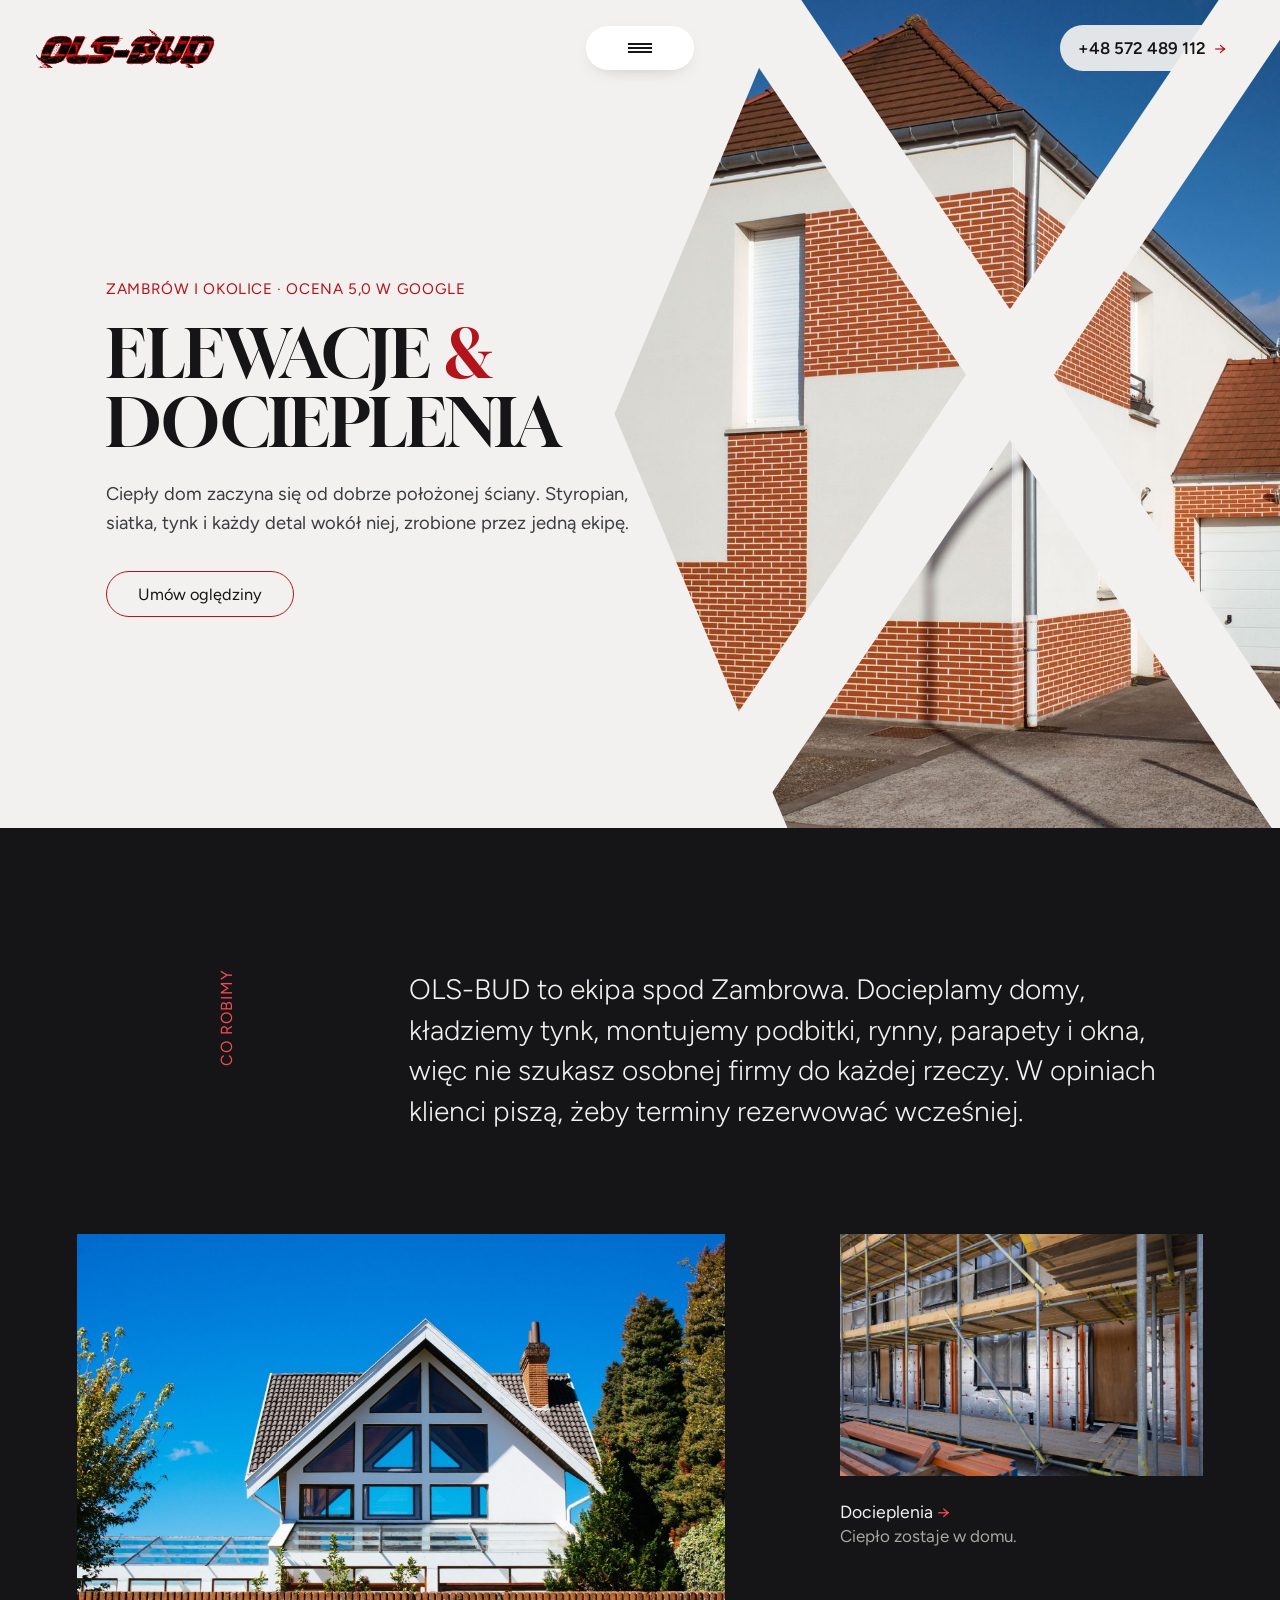
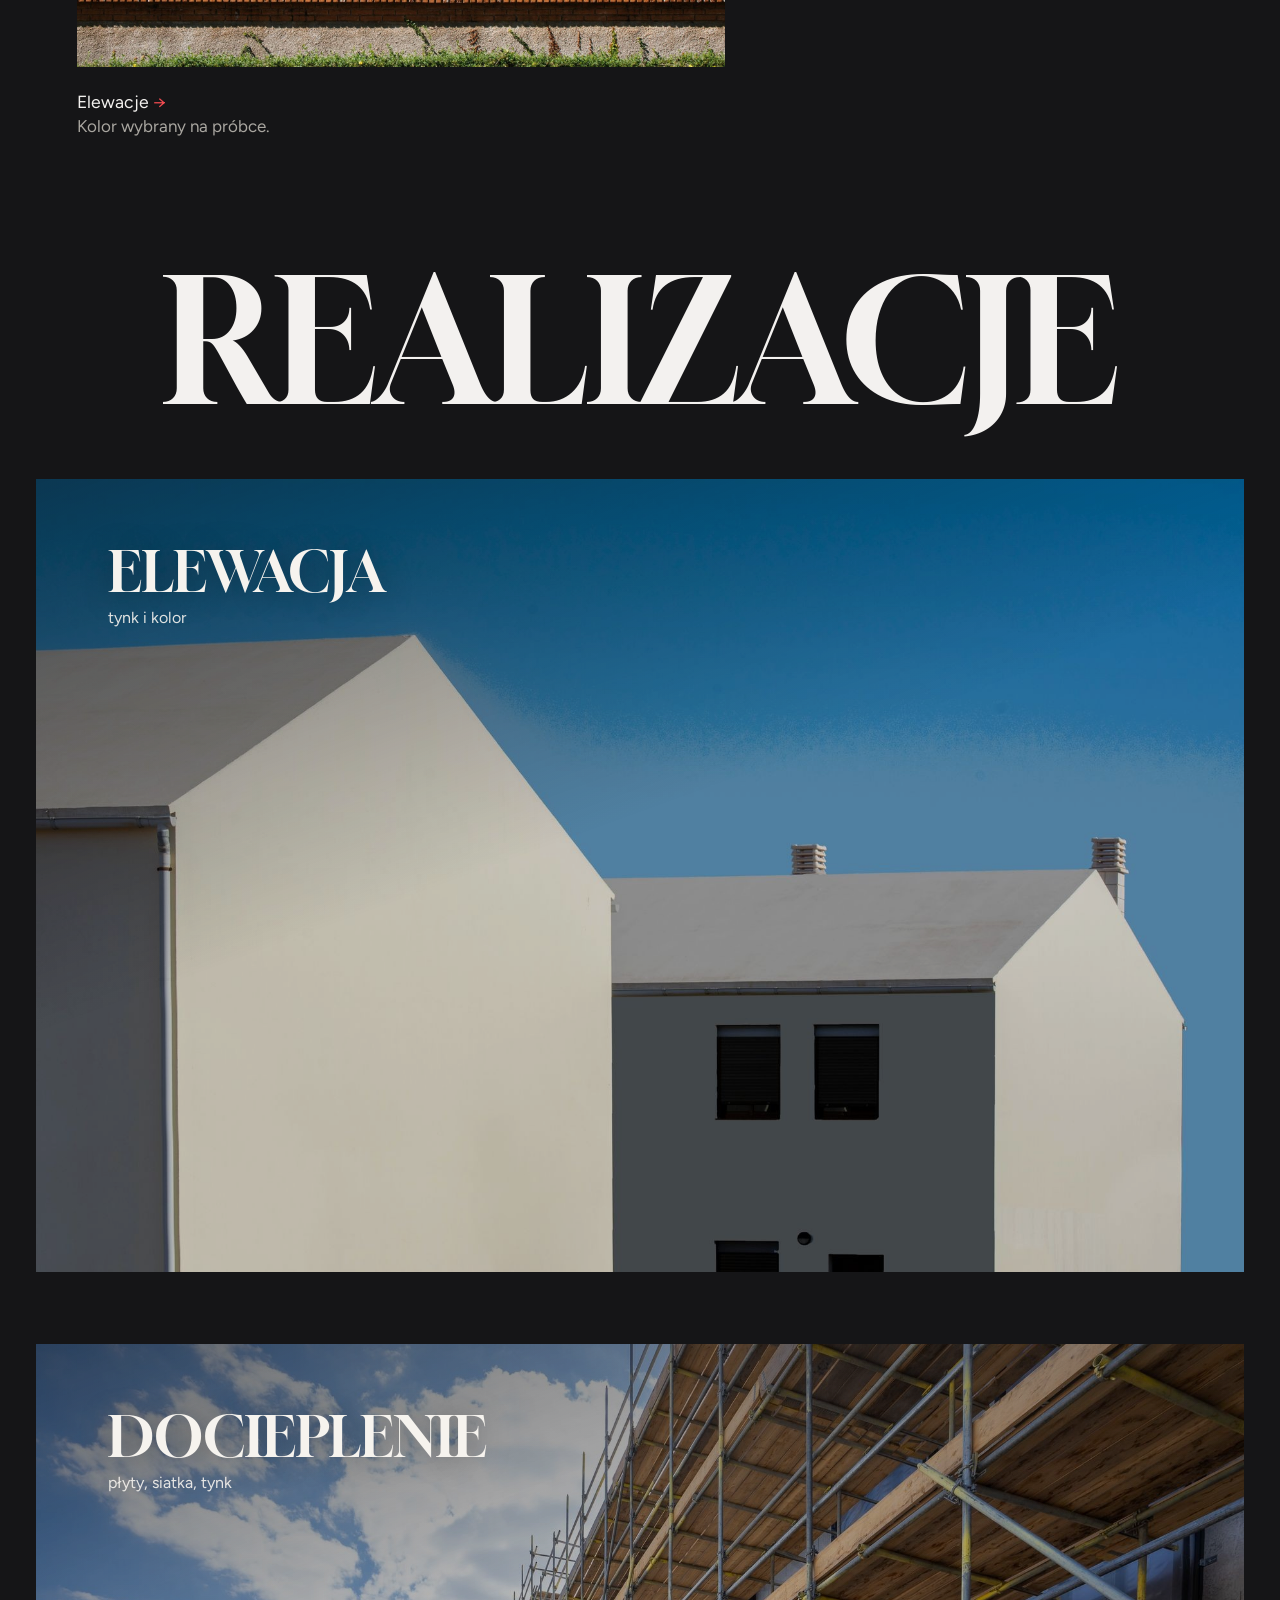
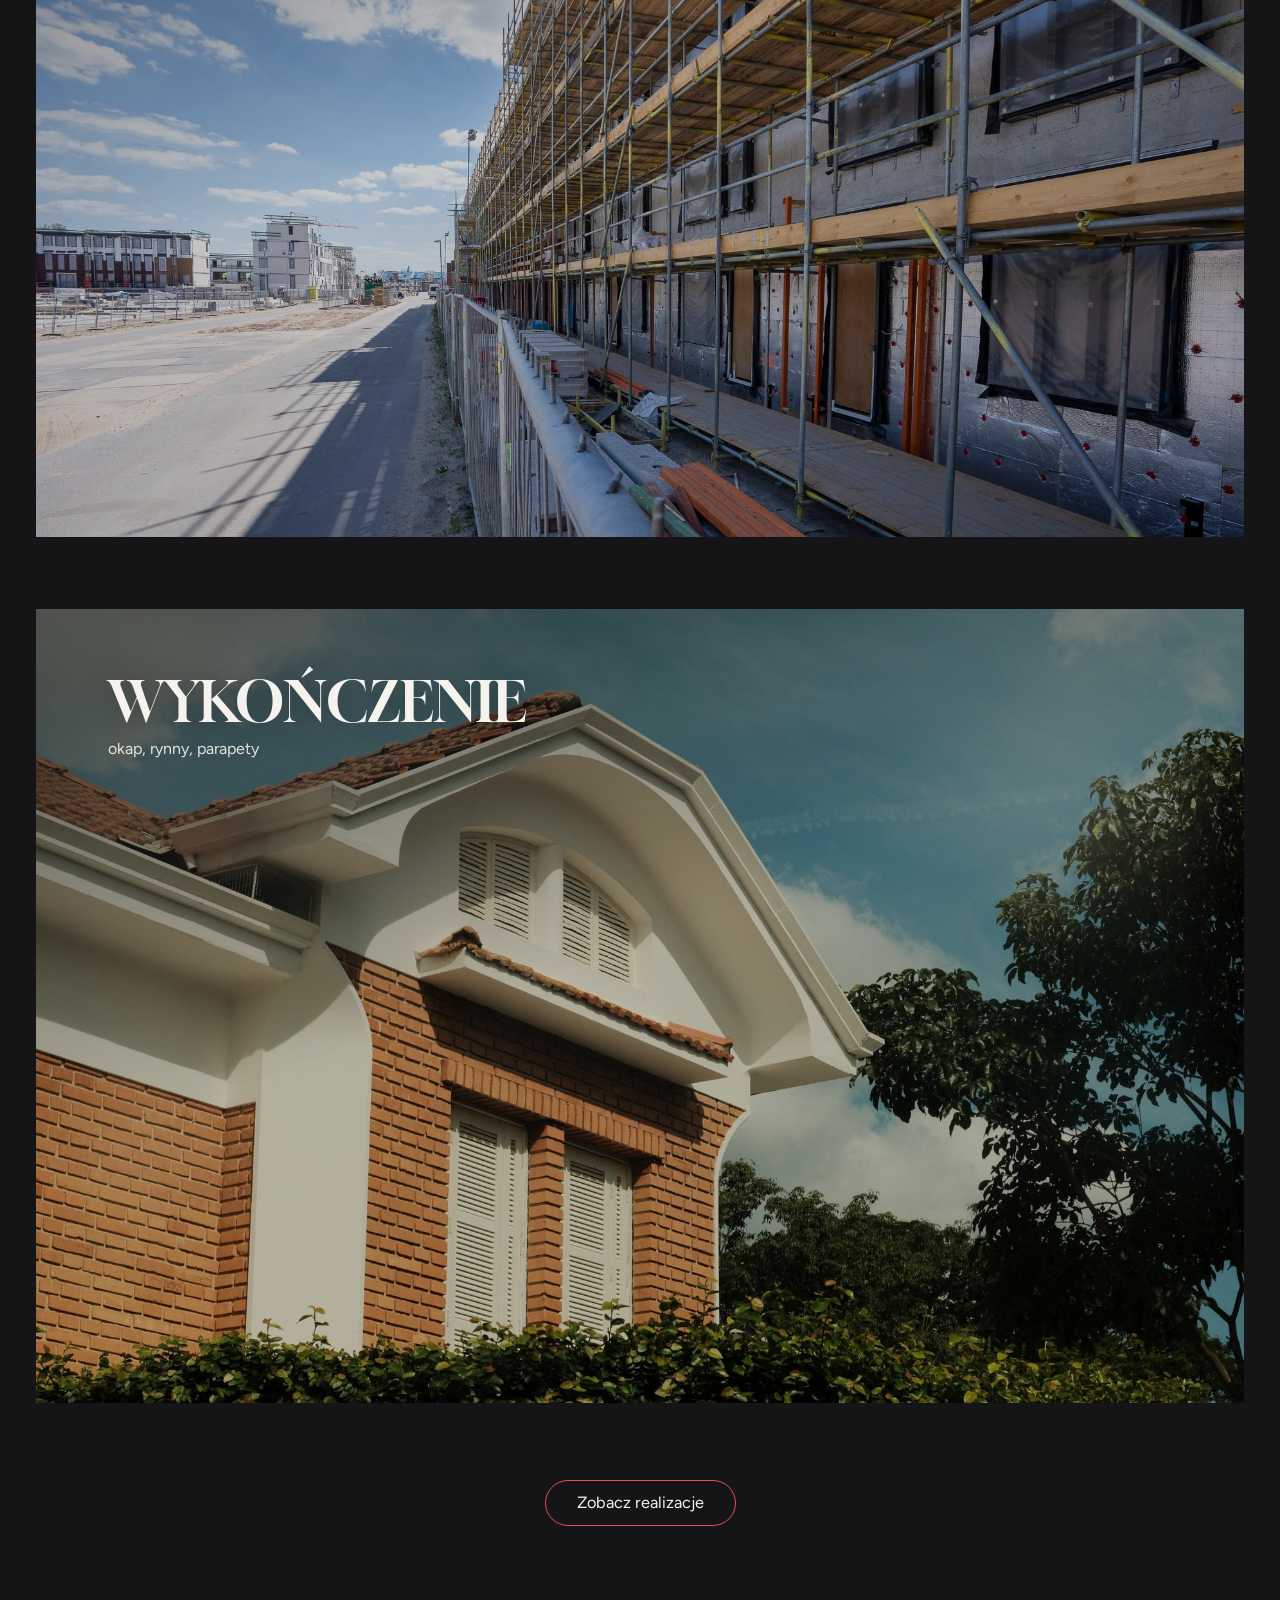
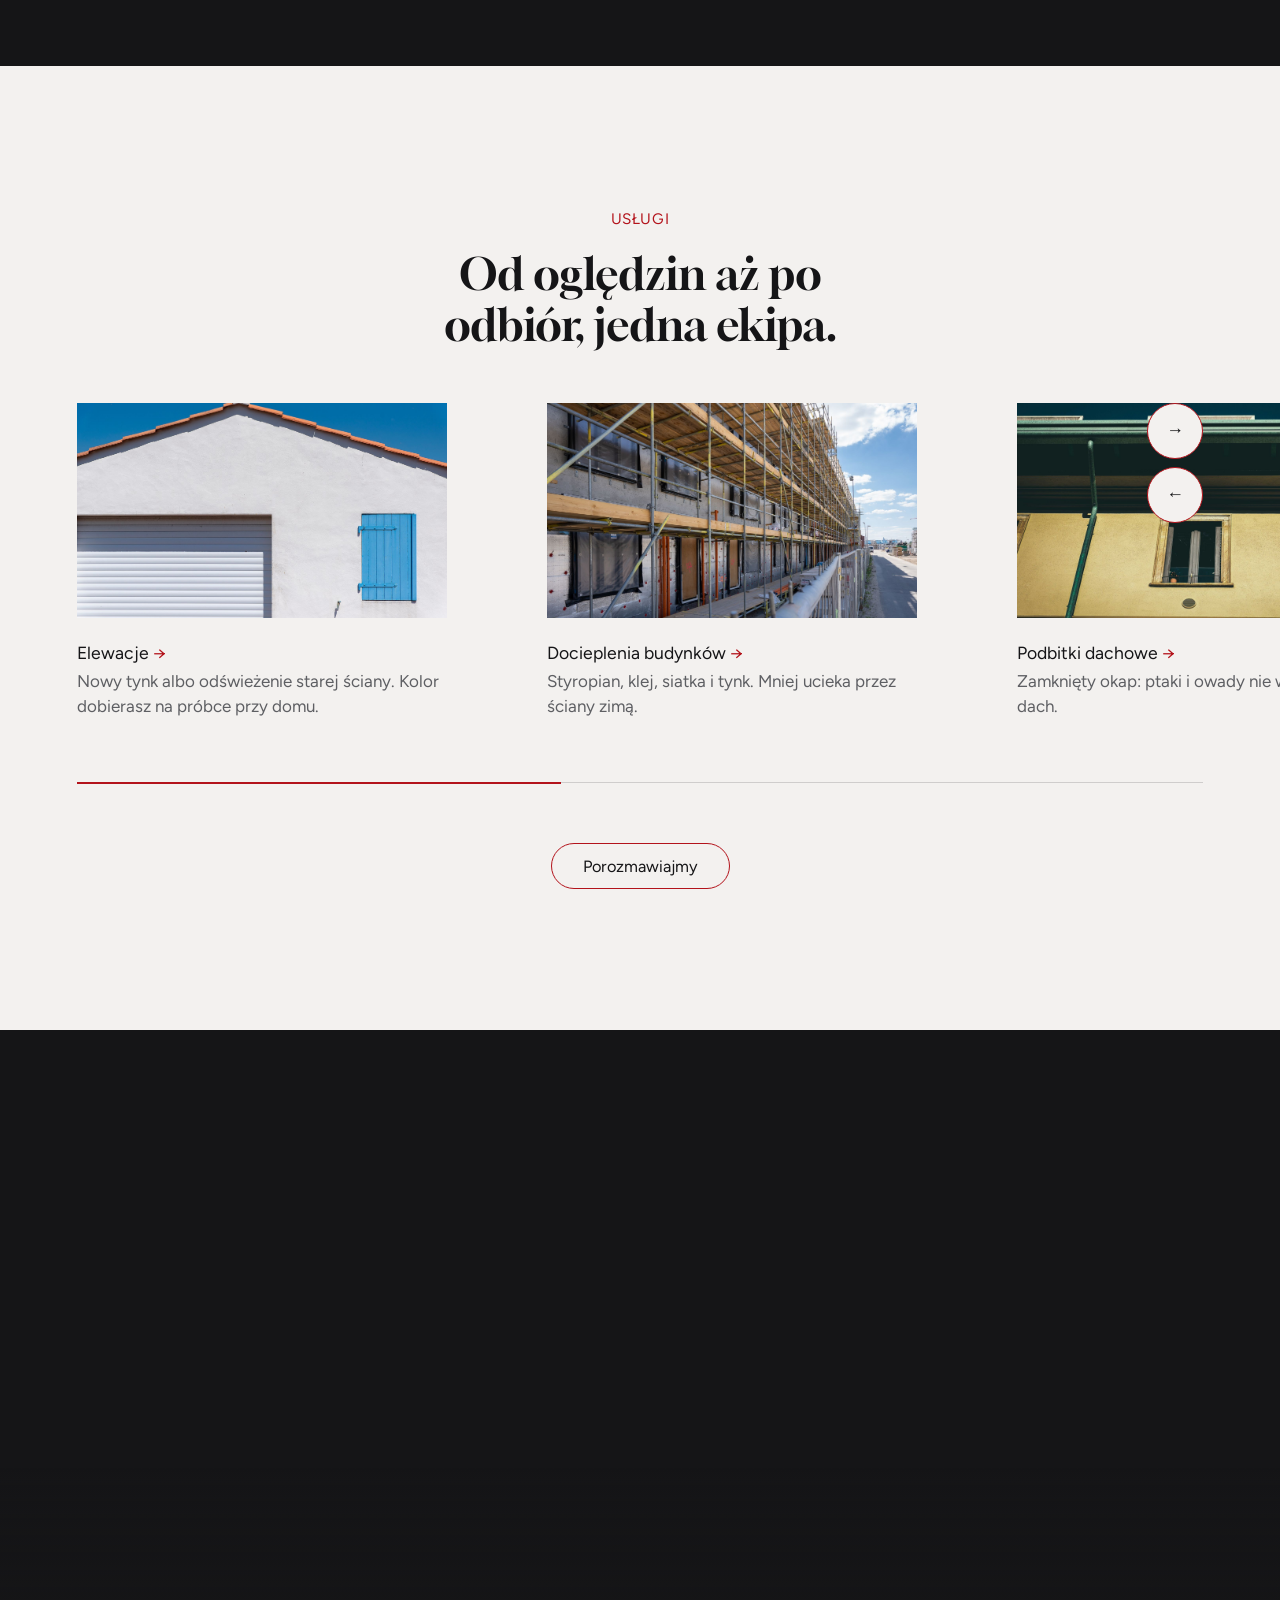
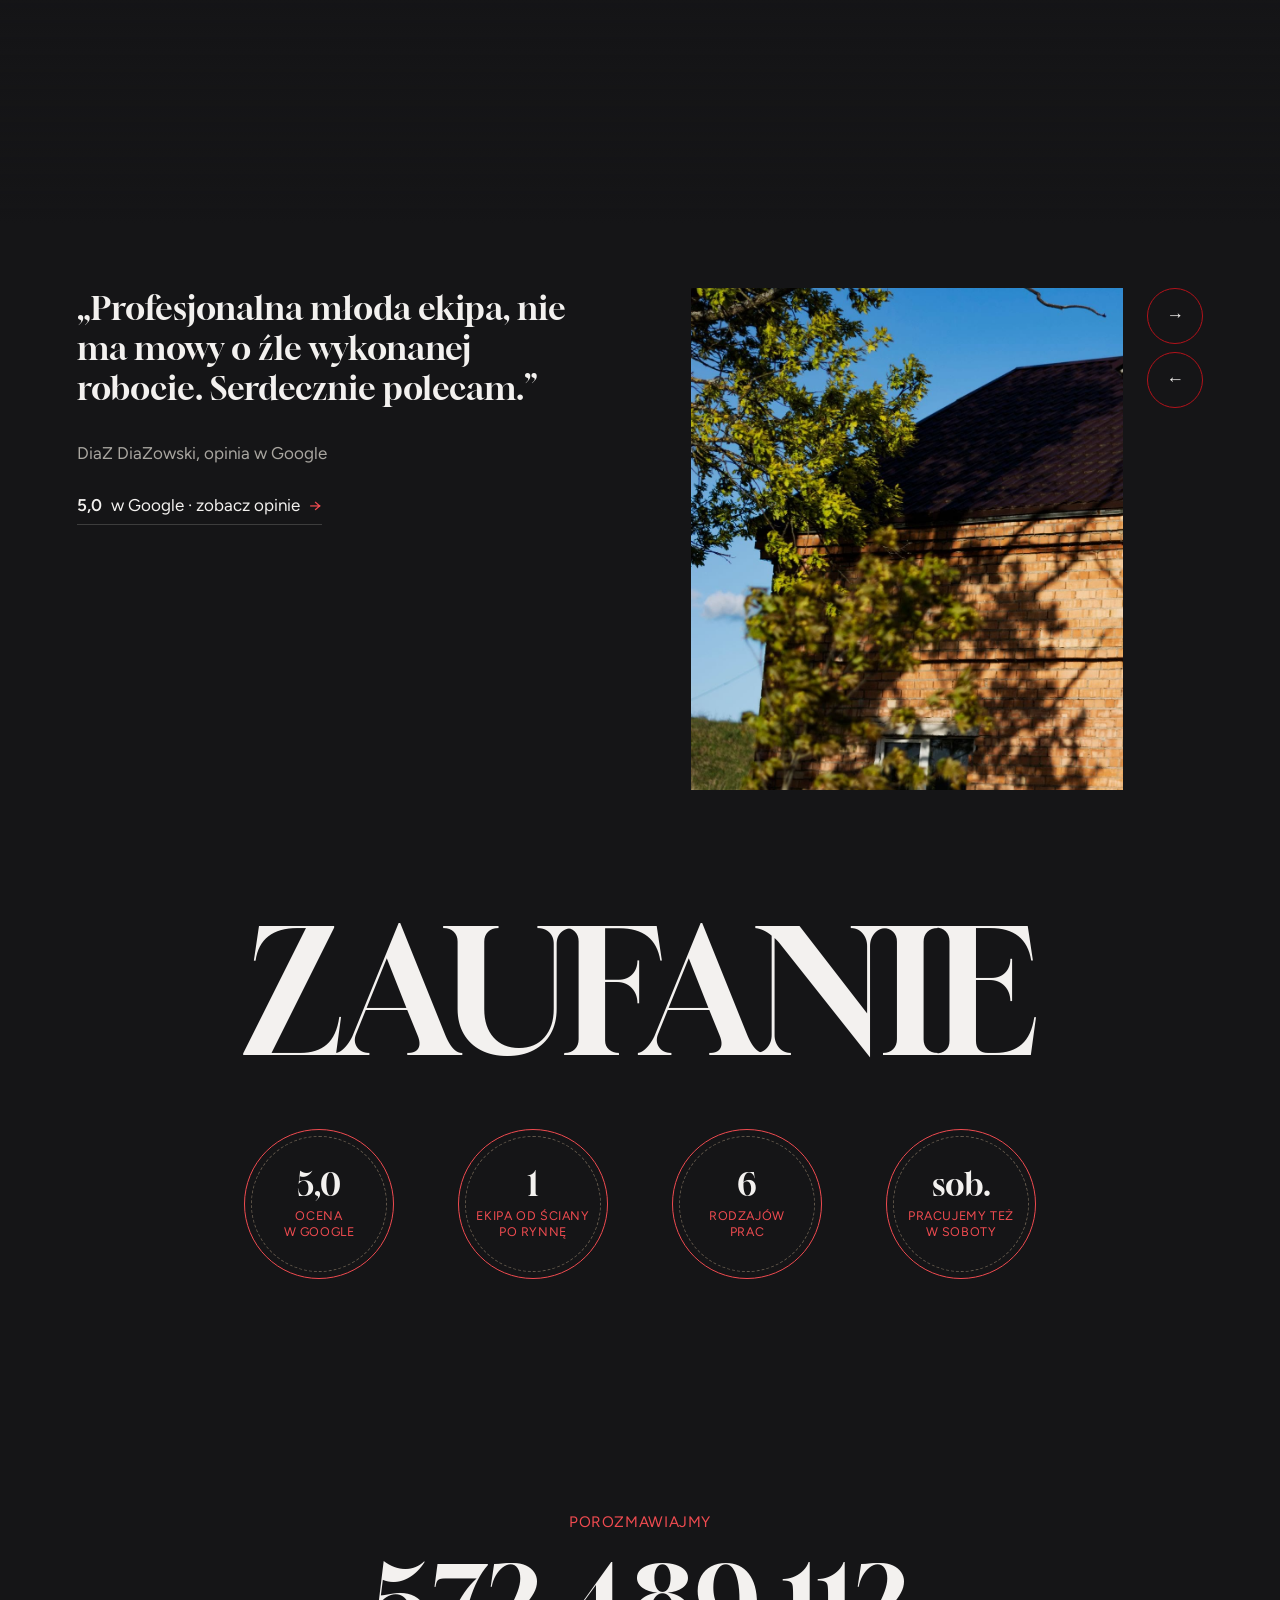
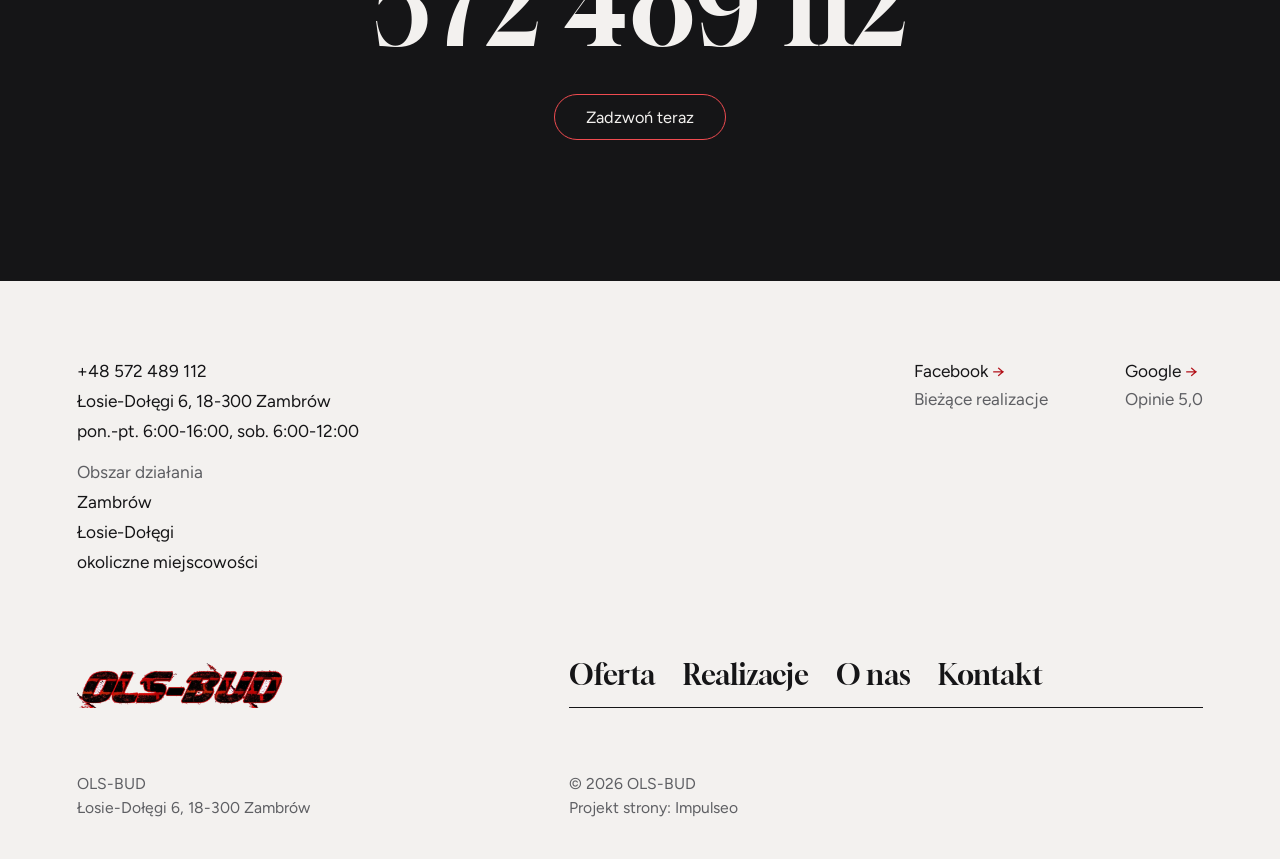
<file: index.html>
<!DOCTYPE html>
<html lang="pl">
<head>
<meta charset="UTF-8">
<meta name="viewport" content="width=device-width, initial-scale=1.0">
<title>OLS-BUD - elewacje i docieplenia · Zambrów</title>
<meta name="description" content="OLS-BUD z okolic Zambrowa - elewacje, docieplenia, podbitki, rynny, parapety, okna i mycie elewacji myjką ciśnieniową. Ocena 5,0 w Google. Zadzwoń: 572 489 112.">
<link rel="canonical" href="https://kris20032.github.io/ols-bud/">
<meta name="robots" content="noindex, nofollow">
<meta property="og:type" content="website">
<meta property="og:locale" content="pl_PL">
<meta property="og:site_name" content="OLS-BUD">
<meta property="og:title" content="OLS-BUD - elewacje i docieplenia · Zambrów">
<meta property="og:description" content="OLS-BUD z okolic Zambrowa - elewacje, docieplenia, podbitki, rynny, parapety, okna i mycie elewacji myjką ciśnieniową. Ocena 5,0 w Google. Zadzwoń: 572 489 112.">
<meta property="og:url" content="https://kris20032.github.io/ols-bud/">
<meta property="og:image" content="https://kris20032.github.io/ols-bud/img/og.jpg">
<meta property="og:image:width" content="1200">
<meta property="og:image:height" content="630">
<meta name="twitter:card" content="summary_large_image">
<script type="application/ld+json">{"@context": "https://schema.org", "@type": "LocalBusiness", "name": "OLS-BUD", "url": "https://kris20032.github.io/ols-bud/", "telephone": "+48572489112", "image": "https://kris20032.github.io/ols-bud/img/og.jpg", "areaServed": "Zambrów", "sameAs": ["https://maps.google.com/?cid=4169844181231755360&g_mp=Cidnb29nbGUubWFwcy5wbGFjZXMudjEuUGxhY2VzLlNlYXJjaFRleHQQAhgEIAA", "https://www.facebook.com/olsbud"]}</script>
<link rel="preconnect" href="https://fonts.googleapis.com">
<link rel="preconnect" href="https://fonts.gstatic.com" crossorigin>
<link href="https://fonts.googleapis.com/css2?family=Gloock&family=Figtree:wght@300;400;500;600&display=swap" rel="stylesheet">
<link rel="stylesheet" href="assets/styles.css?v=20261022b">
<meta name="theme-color" content="#F3F1EF">
<link rel="preload" as="image" href="img/logo.png" fetchpriority="high">
<script>/* wejście: zapala kurtynę przed pierwszym malowaniem (bez defer) */
(function(){try{var h=document.documentElement;
if(window.matchMedia&&matchMedia('(prefers-reduced-motion: reduce)').matches)return;
if(location.search.indexOf('intro')<0&&sessionStorage.getItem('olsbud-wejscie'))return;
sessionStorage.setItem('olsbud-wejscie','1');h.classList.add('intro-on','bez-wejscia-tla');
setTimeout(function(){h.classList.remove('intro-on','intro-znak','intro-gra','intro-out')},4500);}catch(e){}})();</script>
</head>
<body>

<header class="nav">
  <div class="nav-inner">
    <a class="brand" href="index.html"><img class="brand-logo" src="img/logo.png" alt="OLS-BUD" width="690" height="154" decoding="async"></a>
    <button class="menu-btn" aria-label="Menu" aria-expanded="false"><span></span></button>
    <a class="nav-tel" href="tel:+48572489112" aria-label="Zadzwoń +48 572 489 112"><svg viewBox="0 0 24 24" fill="none" aria-hidden="true"><path d="M6.6 10.8a15.5 15.5 0 0 0 6.6 6.6l2.2-2.2a1 1 0 0 1 1-.24 11.4 11.4 0 0 0 3.6.58 1 1 0 0 1 1 1V20a1 1 0 0 1-1 1A17 17 0 0 1 3 4a1 1 0 0 1 1-1h3.5a1 1 0 0 1 1 1c0 1.25.2 2.46.58 3.6a1 1 0 0 1-.25 1l-2.23 2.2Z" fill="currentColor"/></svg>+48 572 489 112 <span class="arr">→</span></a>
  </div>
</header>
<div class="kurtyna" aria-hidden="true"><i class="kreska"></i></div>
<script>/* wejście: pomiar logo tuż za nagłówkiem, start dopiero po pobraniu i zdekodowaniu logo */
(function(){var h=document.documentElement;if(!h.classList.contains('intro-on'))return;
var logo=document.querySelector('.nav .brand-logo'),T=['wheel','touchstart','keydown','mousedown'],koniec=false;
function sprzataj(){if(koniec)return;koniec=true;h.classList.remove('intro-on','intro-znak','intro-gra','intro-out');
T.forEach(function(e){removeEventListener(e,sprzataj)});try{dispatchEvent(new Event('wejscie:koniec'))}catch(e){}}
if(!logo){sprzataj();return}
T.forEach(function(e){addEventListener(e,sprzataj,{passive:true})});
var ruszylo=false;
function pobrane(){return logo.complete&&logo.naturalWidth>0}
function graj(){if(ruszylo||koniec)return;ruszylo=true;
var r=logo.getBoundingClientRect();if(!r.width){sprzataj();return}
var iw=innerWidth,ih=innerHeight,nw=logo.naturalWidth||690,nh=logo.naturalHeight||154;
var sufit=nw/Math.min(window.devicePixelRatio||1,3);
var cel=iw<680?Math.min(iw*.72,320):Math.min(iw*.42,480);cel=Math.max(r.width,Math.min(cel,sufit));
var s=h.style;s.setProperty('--i-w',Math.round(cel)+'px');s.setProperty('--i-h',Math.round(cel*nh/nw)+'px');
s.setProperty('--i-zmniejsz',(r.width/cel).toFixed(4));
s.setProperty('--i-px',Math.round(r.left+r.width/2-iw/2)+'px');s.setProperty('--i-py',Math.round(r.top+r.height/2-ih/2)+'px');
s.setProperty('--i-baza-w',Math.round(r.width)+'px');s.setProperty('--i-baza-h',Math.round(r.height)+'px');
h.classList.add('intro-znak');
requestAnimationFrame(function(){requestAnimationFrame(function(){if(koniec)return;h.classList.add('intro-gra');
var start=Date.now(),MIN=700,SUFIT=860,zal=false;
function hero(){var im=document.querySelector('.hero-art img');return!!(im&&im.complete&&im.naturalWidth>0)}
function wyjdz(){if(koniec||h.classList.contains('intro-out'))return;h.classList.add('intro-out');setTimeout(sprzataj,820)}
function moze(){if(koniec)return;if(Date.now()-start>=MIN&&(hero()||zal))wyjdz();else setTimeout(moze,70)}
addEventListener('load',function(){zal=true});moze();setTimeout(wyjdz,SUFIT);setTimeout(sprzataj,3000);})});}
function zacznij(){if(logo.decode)logo.decode().then(graj,graj);else graj()}
if(pobrane())zacznij();
else{logo.addEventListener('load',zacznij);logo.addEventListener('error',sprzataj);
setTimeout(function(){pobrane()?zacznij():sprzataj()},1400)}})();</script>
<div class="menu" aria-label="Menu strony">
  <nav>
    <a href="index.html">Start</a>
    <a href="oferta.html">Oferta</a>
    <a href="realizacje.html">Realizacje</a>
    <a href="o-nas.html">O nas</a>
    <a href="kontakt.html">Kontakt</a>
  </nav>
  <div class="menu-foot"><a href="tel:+48572489112">+48 572 489 112</a><span>Łosie-Dołęgi 6, 18-300 Zambrów</span><a href="https://www.facebook.com/olsbud" target="_blank" rel="noopener">Facebook →</a></div>
</div>

<main>
<section class="hero beige">
  <div class="hero-copy">
    <span class="eyebrow">Zambrów i okolice · ocena 5,0 w Google</span>
    <h1>Elewacje <span class="amp">&amp;</span> docieplenia</h1>
    <p class="lead">Ciepły dom zaczyna się od dobrze położonej ściany. Styropian, siatka, tynk i każdy detal wokół niej, zrobione przez jedną ekipę.</p>
    <a class="pill" href="kontakt.html">Umów oględziny</a>
  </div>
  <div class="hero-art" aria-hidden="true">
    <div class="shape"><img src="img/hero.jpg" alt="Dom z nową elewacją" width="1880" height="1253" fetchpriority="high" decoding="async"></div>
    <i class="band b1"></i><i class="band b2"></i>
  </div>
</section>

<section class="dark pv">
  <div class="wrap">
    <div class="intro reveal">
      <span class="vlabel">Co robimy</span>
      <p>OLS-BUD to ekipa spod Zambrowa. Docieplamy domy, kładziemy tynk, montujemy podbitki, rynny, parapety i okna, więc nie szukasz osobnej firmy do każdej rzeczy. W opiniach klienci piszą, żeby terminy rezerwować wcześniej.</p>
    </div>
    <div class="duo">
      <a class="fig reveal" href="oferta.html"><div class="ph"><img src="img/g8.jpg" alt="Dom po nowej elewacji" width="1880" height="1253" fetchpriority="high" decoding="async"></div><figcaption><div class="t">Elewacje <span class="arr">→</span></div><div class="s">Kolor wybrany na próbce.</div></figcaption></a>
      <a class="fig reveal" href="oferta.html"><div class="ph"><img src="img/g4.jpg" alt="Docieplenie ściany płytami izolacyjnymi" width="1880" height="1253" fetchpriority="high" decoding="async"></div><figcaption><div class="t">Docieplenia <span class="arr">→</span></div><div class="s">Ciepło zostaje w domu.</div></figcaption></a>
    </div>
  </div>
  <h2 class="giant reveal">Realizacje</h2>
  <div class="works">
    <a class="work reveal" href="realizacje.html"><img src="img/g12.jpg" alt="Domy z jasną elewacją" width="1880" height="1253" loading="lazy" decoding="async"><span class="wt">Elewacja<small>tynk i kolor</small></span></a>
    <a class="work reveal" href="realizacje.html"><img src="img/g9.jpg" alt="Docieplenie budynku na rusztowaniu" width="1880" height="1253" loading="lazy" decoding="async"><span class="wt">Docieplenie<small>płyty, siatka, tynk</small></span></a>
    <a class="work reveal" href="realizacje.html"><img src="img/g10.jpg" alt="Dom z odnowioną elewacją" width="1880" height="1253" loading="lazy" decoding="async"><span class="wt">Wykończenie<small>okap, rynny, parapety</small></span></a>
  </div>
  <div class="center" style="margin-top:clamp(50px,6vw,80px)"><a class="pill" href="realizacje.html">Zobacz realizacje</a></div>
</section>

<section class="beige pv">
  <div class="wrap svc-head reveal">
    <span class="eyebrow">Usługi</span>
    <h2>Od oględzin aż po odbiór, jedna ekipa.</h2>
  </div>
  <div class="slider reveal" data-slider>
    <div class="arrows"><button data-next aria-label="Następna usługa">→</button><button data-prev aria-label="Poprzednia usługa">←</button></div>
    <div class="track">
      <a class="fig" href="oferta.html"><div class="ph"><img src="img/g3.jpg" alt="Elewacje" width="1880" height="1255" loading="lazy" decoding="async"></div><figcaption><div class="t">Elewacje <span class="arr">→</span></div><p class="d">Nowy tynk albo odświeżenie starej ściany. Kolor dobierasz na próbce przy domu.</p></figcaption></a>
      <a class="fig" href="oferta.html"><div class="ph"><img src="img/g1.jpg" alt="Docieplenia budynków" width="1880" height="1253" loading="lazy" decoding="async"></div><figcaption><div class="t">Docieplenia budynków <span class="arr">→</span></div><p class="d">Styropian, klej, siatka i tynk. Mniej ucieka przez ściany zimą.</p></figcaption></a>
      <a class="fig" href="oferta.html"><div class="ph"><img src="img/g5.jpg" alt="Podbitki dachowe" width="1880" height="1253" loading="lazy" decoding="async"></div><figcaption><div class="t">Podbitki dachowe <span class="arr">→</span></div><p class="d">Zamknięty okap: ptaki i owady nie wchodzą pod dach.</p></figcaption></a>
      <a class="fig" href="oferta.html"><div class="ph"><img src="img/g6.jpg" alt="Rynny" width="1836" height="1300" loading="lazy" decoding="async"></div><figcaption><div class="t">Rynny <span class="arr">→</span></div><p class="d">Woda z dachu trafia do rury, a nie na ścianę i fundament.</p></figcaption></a>
      <a class="fig" href="oferta.html"><div class="ph"><img src="img/about.jpg" alt="Okna i parapety" width="1880" height="1253" loading="lazy" decoding="async"></div><figcaption><div class="t">Okna i parapety <span class="arr">→</span></div><p class="d">Okno i parapet osadzone tak, żeby woda nie brudziła tynku.</p></figcaption></a>
      <a class="fig" href="oferta.html"><div class="ph"><img src="img/g7.jpg" alt="Mycie myjką ciśnieniową" width="1880" height="1253" loading="lazy" decoding="async"></div><figcaption><div class="t">Mycie myjką ciśnieniową <span class="arr">→</span></div><p class="d">Zielony nalot i brud schodzą, ściana wraca do koloru.</p></figcaption></a>
    </div>
  </div>
  <div class="wrap"><div class="progress"><i></i></div></div>
  <div class="center" style="margin-top:clamp(40px,5vw,60px)"><a class="pill" href="kontakt.html">Porozmawiajmy</a></div>
</section>

<section class="stopklatka" aria-hidden="true"><div class="stk-bg" style="background-image:url(img/g11.jpg)"></div></section>

<section class="dark pv" style="padding-top:clamp(40px,5vw,70px)">
  <div class="wrap">
    <div class="quotes" data-quotes>
      <div class="q-list reveal">
        <figure class="q on"><blockquote>„Profesjonalna młoda ekipa, nie ma mowy o źle wykonanej robocie. Serdecznie polecam.”</blockquote><cite>DiaZ DiaZowski, opinia w Google</cite></figure>
        <figure class="q"><blockquote>„Profesjonalne wykonanie, polecam.”</blockquote><cite>TheCleverTiger, opinia w Google</cite></figure>
        <a class="g-note" href="https://maps.google.com/?cid=4169844181231755360&amp;g_mp=Cidnb29nbGUubWFwcy5wbGFjZXMudjEuUGxhY2VzLlNlYXJjaFRleHQQAhgEIAA" target="_blank" rel="noopener"><b>5,0</b> w Google · zobacz opinie <span class="arr">→</span></a>
      </div>
      <div class="q-art reveal">
        <img src="img/q.jpg" alt="Dom z dachem i elewacją z cegły" width="1000" height="1252" loading="lazy" decoding="async">
        <div class="arrows"><button data-next aria-label="Następna opinia">→</button><button data-prev aria-label="Poprzednia opinia">←</button></div>
      </div>
    </div>
  </div>
  <h2 class="giant reveal">Zaufanie</h2>
  <div class="wrap stamps reveal">
    <div class="stamp"><b>5,0</b><span>ocena<br>w Google</span></div>
    <div class="stamp"><b>1</b><span>ekipa od ściany<br>po rynnę</span></div>
    <div class="stamp"><b>6</b><span>rodzajów<br>prac</span></div>
    <div class="stamp"><b>sob.</b><span>pracujemy też<br>w soboty</span></div>
  </div>
</section>

<section class="dark pv cta-big tight">
  <div class="wrap reveal">
    <span class="eyebrow">Porozmawiajmy</span>
    <a class="num" href="tel:+48572489112">572 489 112</a>
    <a class="pill" href="tel:+48572489112">Zadzwoń teraz</a>
  </div>
</section>
</main>

<footer>
  <div class="wrap">
    <div class="f-top">
      <div class="f-list">
        <a href="tel:+48572489112">+48 572 489 112</a>
        <span>Łosie-Dołęgi 6, 18-300 Zambrów</span>
        <span>pon.-pt. 6:00-16:00, sob. 6:00-12:00</span>
        <span class="lbl">Obszar działania</span>
        <span>Zambrów</span>
        <span>Łosie-Dołęgi</span>
        <span>okoliczne miejscowości</span>
      </div>
      <a class="soc" href="https://www.facebook.com/olsbud" target="_blank" rel="noopener"><div class="t">Facebook <span class="arr">→</span></div><div class="s">Bieżące realizacje</div></a>
      <a class="soc" href="https://maps.google.com/?cid=4169844181231755360&amp;g_mp=Cidnb29nbGUubWFwcy5wbGFjZXMudjEuUGxhY2VzLlNlYXJjaFRleHQQAhgEIAA" target="_blank" rel="noopener"><div class="t">Google <span class="arr">→</span></div><div class="s">Opinie 5,0</div></a>
    </div>
    <div class="f-mid">
      <a class="brand" href="index.html"><img src="img/logo.png" alt="OLS-BUD" width="690" height="154" loading="lazy" decoding="async"></a>
      <nav class="f-nav"><a href="oferta.html">Oferta</a><a href="realizacje.html">Realizacje</a><a href="o-nas.html">O nas</a><a href="kontakt.html">Kontakt</a></nav>
    </div>
    <div class="f-bot">
      <div>OLS-BUD<br>Łosie-Dołęgi 6, 18-300 Zambrów</div>
      <div>© 2026 OLS-BUD<br>Projekt strony: <a class="foot-credit" href="https://impulseo.pl" target="_blank" rel="noopener">Impulseo</a></div>
    </div>
  </div>
</footer>
<div class="sticky-call"><a class="sc-call" href="tel:+48572489112">Zadzwoń</a><a class="sc-quote" href="kontakt.html">Umów oględziny</a></div>
<div class="demo-wazne" data-do="2026-10-28" data-cykl="3" hidden><span class="dw-txt"></span></div>
<script src="assets/main.js?v=20261022"></script>
</body>
</html>
</file>
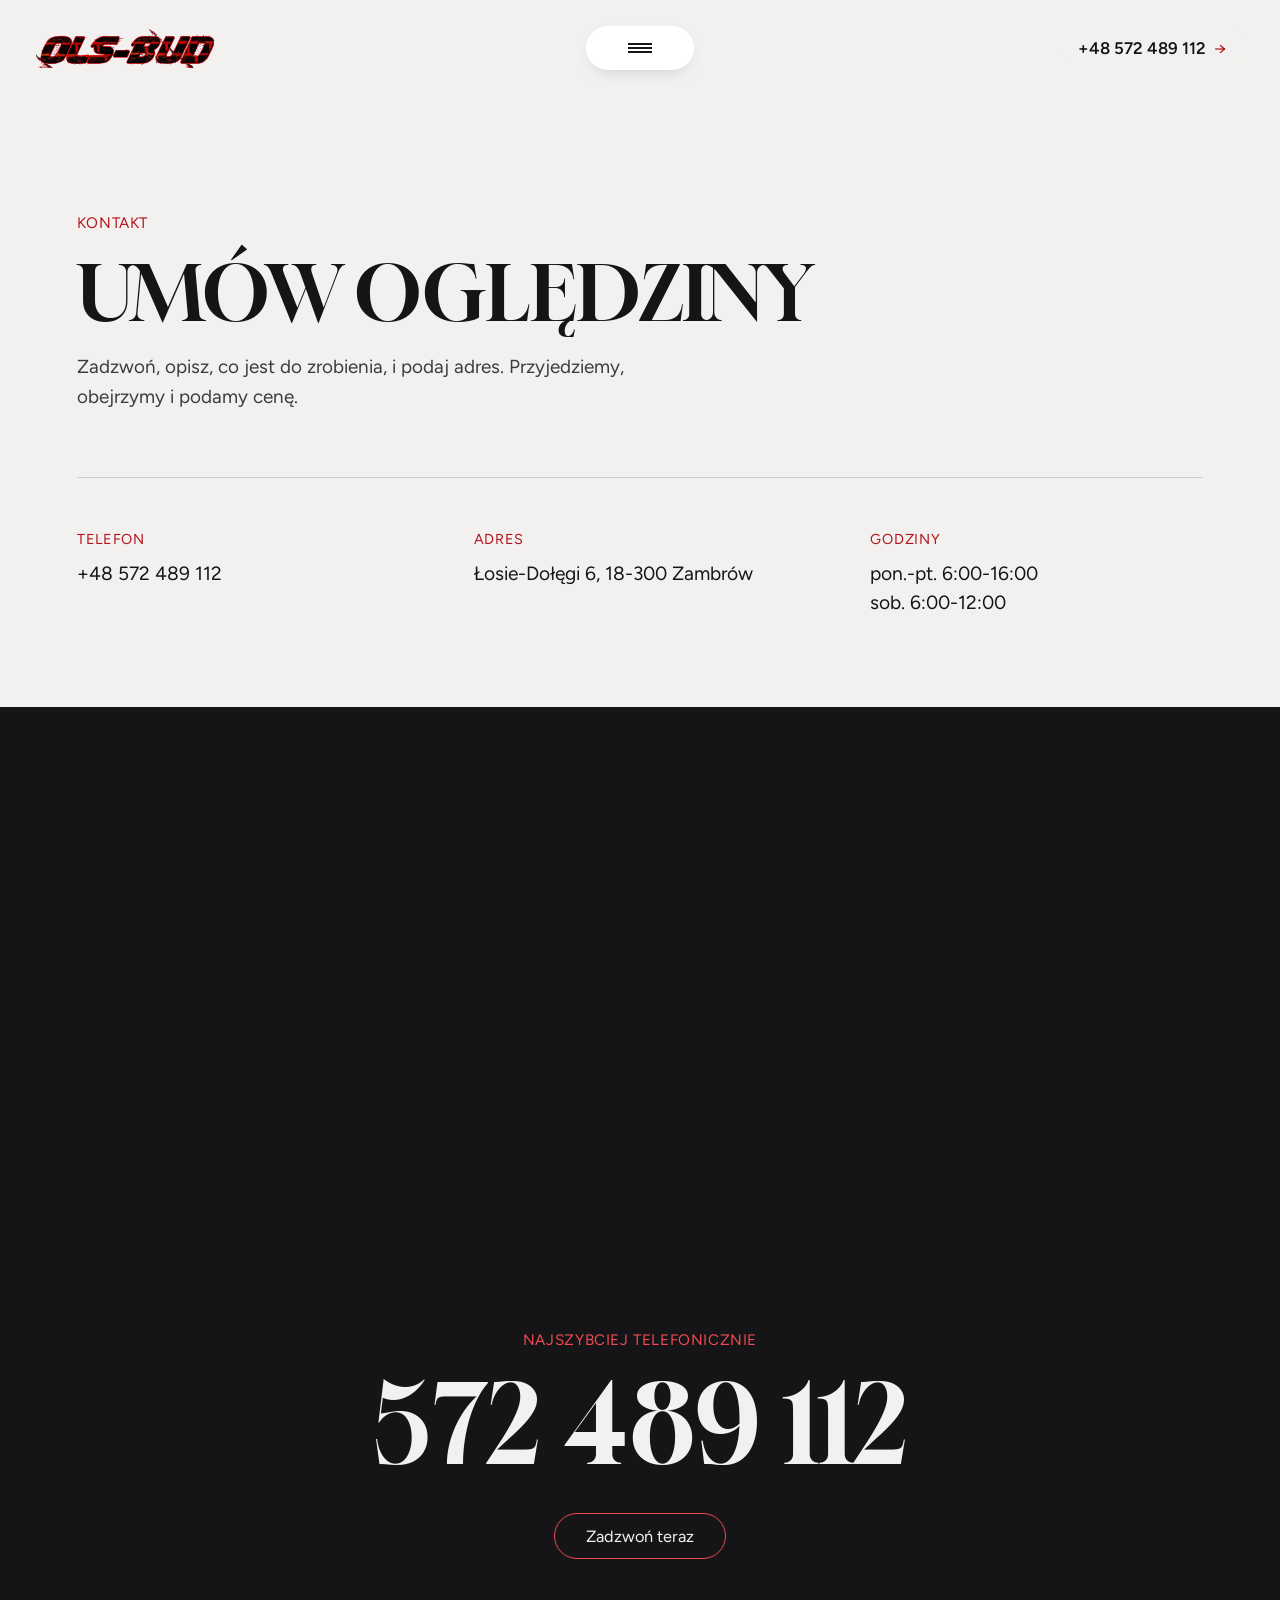
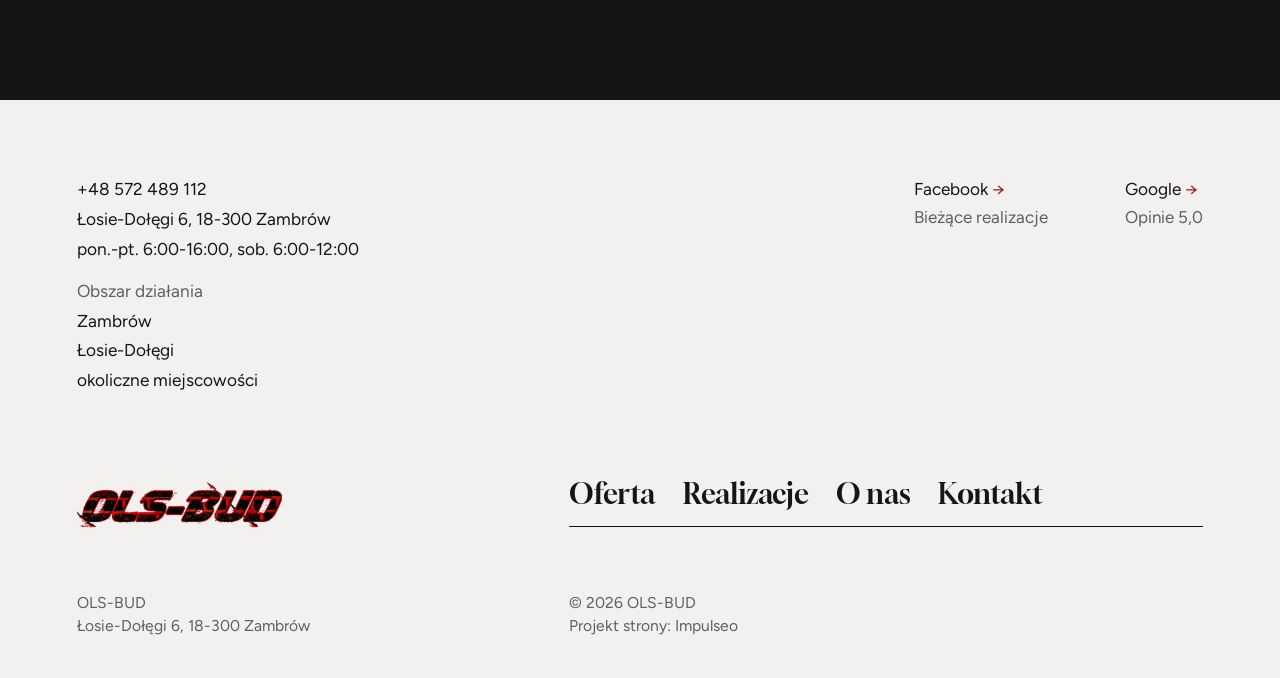
<file: kontakt.html>
<!DOCTYPE html>
<html lang="pl">
<head>
<meta charset="UTF-8">
<meta name="viewport" content="width=device-width, initial-scale=1.0">
<title>Kontakt - OLS-BUD</title>
<meta name="description" content="Kontakt OLS-BUD - Łosie-Dołęgi 6, 18-300 Zambrów">
<link rel="canonical" href="https://kris20032.github.io/ols-bud/kontakt.html">
<meta name="robots" content="noindex, nofollow">
<meta property="og:type" content="website">
<meta property="og:locale" content="pl_PL">
<meta property="og:site_name" content="OLS-BUD">
<meta property="og:title" content="Kontakt - OLS-BUD">
<meta property="og:description" content="Kontakt OLS-BUD - Łosie-Dołęgi 6, 18-300 Zambrów">
<meta property="og:url" content="https://kris20032.github.io/ols-bud/kontakt.html">
<meta property="og:image" content="https://kris20032.github.io/ols-bud/img/og.jpg">
<meta property="og:image:width" content="1200">
<meta property="og:image:height" content="630">
<meta name="twitter:card" content="summary_large_image">
<link rel="preconnect" href="https://fonts.googleapis.com">
<link rel="preconnect" href="https://fonts.gstatic.com" crossorigin>
<link href="https://fonts.googleapis.com/css2?family=Gloock&family=Figtree:wght@300;400;500;600&display=swap" rel="stylesheet">
<link rel="stylesheet" href="assets/styles.css?v=20261022b">
<meta name="theme-color" content="#F3F1EF">
</head>
<body>

<header class="nav">
  <div class="nav-inner">
    <a class="brand" href="index.html"><img class="brand-logo" src="img/logo.png" alt="OLS-BUD" width="690" height="154" decoding="async"></a>
    <button class="menu-btn" aria-label="Menu" aria-expanded="false"><span></span></button>
    <a class="nav-tel" href="tel:+48572489112" aria-label="Zadzwoń +48 572 489 112"><svg viewBox="0 0 24 24" fill="none" aria-hidden="true"><path d="M6.6 10.8a15.5 15.5 0 0 0 6.6 6.6l2.2-2.2a1 1 0 0 1 1-.24 11.4 11.4 0 0 0 3.6.58 1 1 0 0 1 1 1V20a1 1 0 0 1-1 1A17 17 0 0 1 3 4a1 1 0 0 1 1-1h3.5a1 1 0 0 1 1 1c0 1.25.2 2.46.58 3.6a1 1 0 0 1-.25 1l-2.23 2.2Z" fill="currentColor"/></svg>+48 572 489 112 <span class="arr">→</span></a>
  </div>
</header>
<div class="menu" aria-label="Menu strony">
  <nav>
    <a href="index.html">Start</a>
    <a href="oferta.html">Oferta</a>
    <a href="realizacje.html">Realizacje</a>
    <a href="o-nas.html">O nas</a>
    <a href="kontakt.html">Kontakt</a>
  </nav>
  <div class="menu-foot"><a href="tel:+48572489112">+48 572 489 112</a><span>Łosie-Dołęgi 6, 18-300 Zambrów</span><a href="https://www.facebook.com/olsbud" target="_blank" rel="noopener">Facebook →</a></div>
</div>

<main>
<section class="pagehead beige">
  <div class="wrap reveal">
    <span class="eyebrow">Kontakt</span>
    <h1>Umów oględziny</h1>
    <p>Zadzwoń, opisz, co jest do zrobienia, i podaj adres. Przyjedziemy, obejrzymy i podamy cenę.</p>
  </div>
  <div class="wrap reveal" style="margin-top:clamp(40px,5vw,70px)">
    <div class="contact-grid">
      <div><div class="lbl">Telefon</div><a class="val" href="tel:+48572489112">+48 572 489 112</a></div>
      <div><div class="lbl">Adres</div><div class="val">Łosie-Dołęgi 6, 18-300 Zambrów</div></div>
      <div><div class="lbl">Godziny</div><div class="val">pon.-pt. 6:00-16:00<br>sob. 6:00-12:00</div></div>
    </div>
  </div>
</section>
<section class="dark">
  <iframe class="map" title="OLS-BUD - Zambrów" src="https://maps.google.com/maps?q=52.9295159%2C22.2910864&amp;z=12&amp;output=embed" loading="lazy" referrerpolicy="no-referrer-when-downgrade"></iframe>
</section>
<section class="dark pv cta-big ">
  <div class="wrap reveal">
    <span class="eyebrow">Najszybciej telefonicznie</span>
    <a class="num" href="tel:+48572489112">572 489 112</a>
    <a class="pill" href="tel:+48572489112">Zadzwoń teraz</a>
  </div>
</section>
</main>

<footer>
  <div class="wrap">
    <div class="f-top">
      <div class="f-list">
        <a href="tel:+48572489112">+48 572 489 112</a>
        <span>Łosie-Dołęgi 6, 18-300 Zambrów</span>
        <span>pon.-pt. 6:00-16:00, sob. 6:00-12:00</span>
        <span class="lbl">Obszar działania</span>
        <span>Zambrów</span>
        <span>Łosie-Dołęgi</span>
        <span>okoliczne miejscowości</span>
      </div>
      <a class="soc" href="https://www.facebook.com/olsbud" target="_blank" rel="noopener"><div class="t">Facebook <span class="arr">→</span></div><div class="s">Bieżące realizacje</div></a>
      <a class="soc" href="https://maps.google.com/?cid=4169844181231755360&amp;g_mp=Cidnb29nbGUubWFwcy5wbGFjZXMudjEuUGxhY2VzLlNlYXJjaFRleHQQAhgEIAA" target="_blank" rel="noopener"><div class="t">Google <span class="arr">→</span></div><div class="s">Opinie 5,0</div></a>
    </div>
    <div class="f-mid">
      <a class="brand" href="index.html"><img src="img/logo.png" alt="OLS-BUD" width="690" height="154" loading="lazy" decoding="async"></a>
      <nav class="f-nav"><a href="oferta.html">Oferta</a><a href="realizacje.html">Realizacje</a><a href="o-nas.html">O nas</a><a href="kontakt.html">Kontakt</a></nav>
    </div>
    <div class="f-bot">
      <div>OLS-BUD<br>Łosie-Dołęgi 6, 18-300 Zambrów</div>
      <div>© 2026 OLS-BUD<br>Projekt strony: <a class="foot-credit" href="https://impulseo.pl" target="_blank" rel="noopener">Impulseo</a></div>
    </div>
  </div>
</footer>
<div class="sticky-call"><a class="sc-call" href="tel:+48572489112">Zadzwoń</a><a class="sc-quote" href="kontakt.html">Umów oględziny</a></div>
<div class="demo-wazne" data-do="2026-10-28" data-cykl="3" hidden><span class="dw-txt"></span></div>
<script src="assets/main.js?v=20261022"></script>
</body>
</html>
</file>
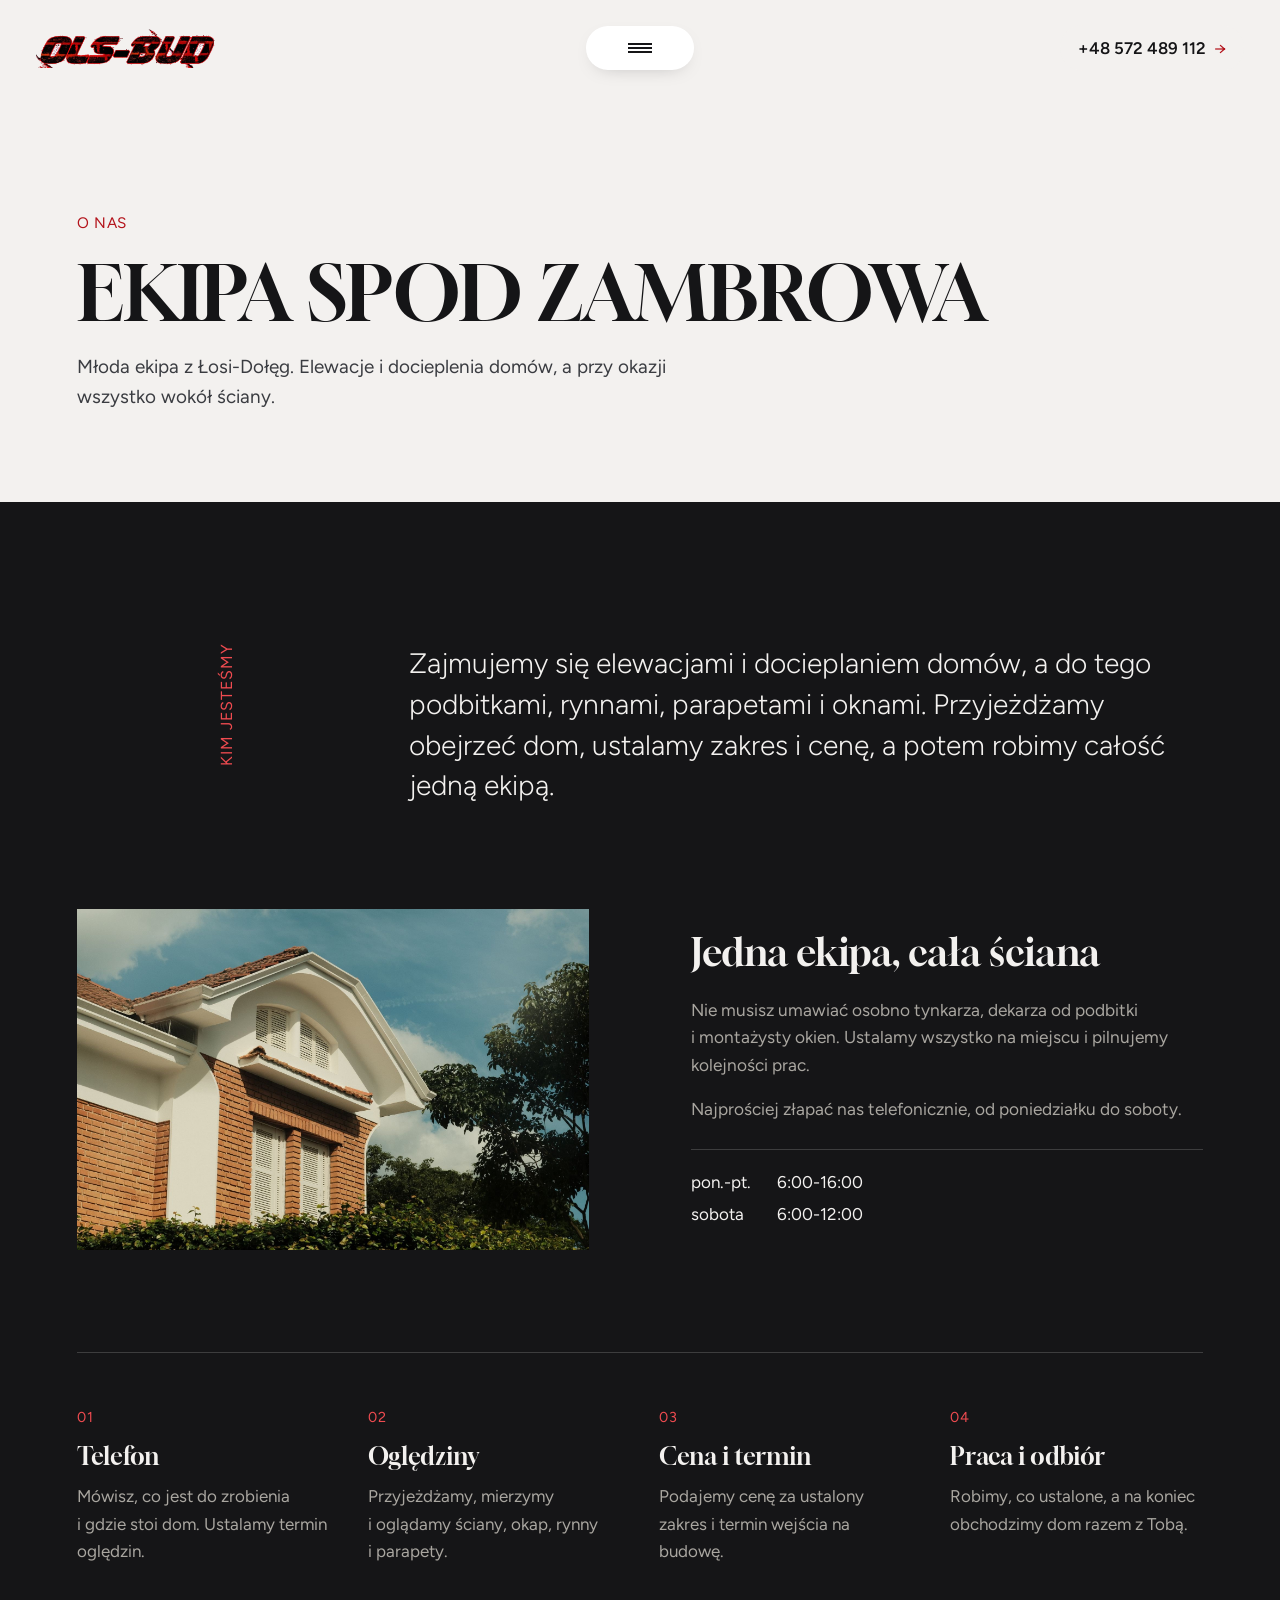
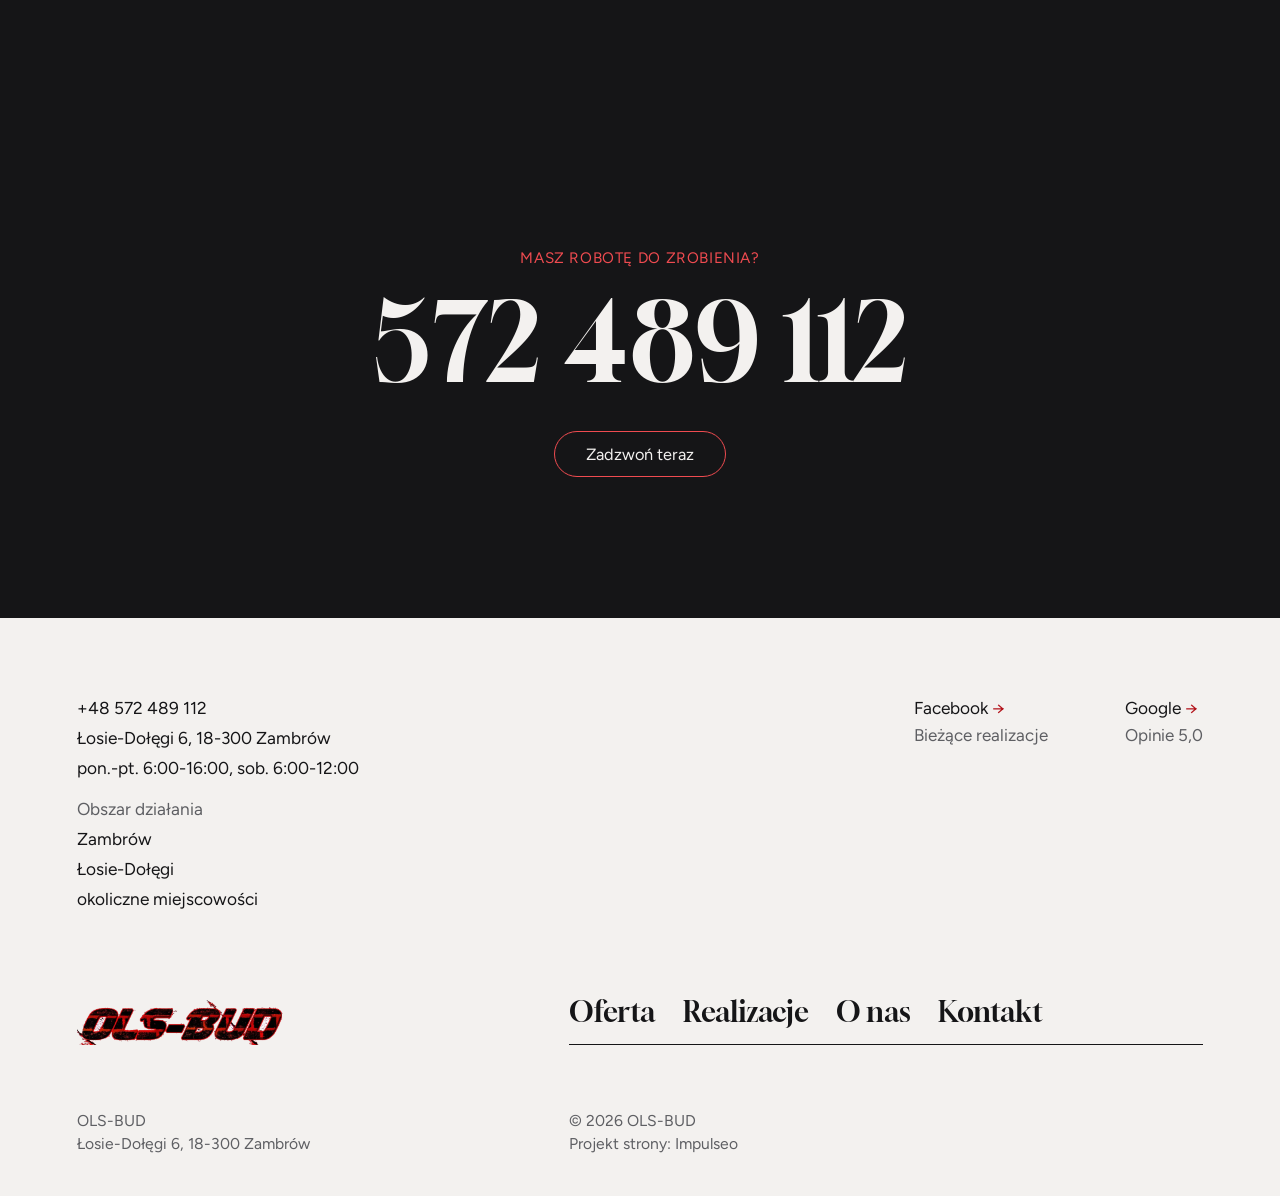
<file: o-nas.html>
<!DOCTYPE html>
<html lang="pl">
<head>
<meta charset="UTF-8">
<meta name="viewport" content="width=device-width, initial-scale=1.0">
<title>O nas - OLS-BUD</title>
<meta name="description" content="OLS-BUD z okolic Zambrowa - elewacje, docieplenia, podbitki, rynny, parapety, okna i mycie elewacji myjką ciśnieniową. Ocena 5,0 w Google. Zadzwoń: 572 489 112.">
<link rel="canonical" href="https://kris20032.github.io/ols-bud/o-nas.html">
<meta name="robots" content="noindex, nofollow">
<meta property="og:type" content="website">
<meta property="og:locale" content="pl_PL">
<meta property="og:site_name" content="OLS-BUD">
<meta property="og:title" content="O nas - OLS-BUD">
<meta property="og:description" content="OLS-BUD z okolic Zambrowa - elewacje, docieplenia, podbitki, rynny, parapety, okna i mycie elewacji myjką ciśnieniową. Ocena 5,0 w Google. Zadzwoń: 572 489 112.">
<meta property="og:url" content="https://kris20032.github.io/ols-bud/o-nas.html">
<meta property="og:image" content="https://kris20032.github.io/ols-bud/img/og.jpg">
<meta property="og:image:width" content="1200">
<meta property="og:image:height" content="630">
<meta name="twitter:card" content="summary_large_image">
<link rel="preconnect" href="https://fonts.googleapis.com">
<link rel="preconnect" href="https://fonts.gstatic.com" crossorigin>
<link href="https://fonts.googleapis.com/css2?family=Gloock&family=Figtree:wght@300;400;500;600&display=swap" rel="stylesheet">
<link rel="stylesheet" href="assets/styles.css?v=20261022b">
<meta name="theme-color" content="#F3F1EF">
</head>
<body>

<header class="nav">
  <div class="nav-inner">
    <a class="brand" href="index.html"><img class="brand-logo" src="img/logo.png" alt="OLS-BUD" width="690" height="154" decoding="async"></a>
    <button class="menu-btn" aria-label="Menu" aria-expanded="false"><span></span></button>
    <a class="nav-tel" href="tel:+48572489112" aria-label="Zadzwoń +48 572 489 112"><svg viewBox="0 0 24 24" fill="none" aria-hidden="true"><path d="M6.6 10.8a15.5 15.5 0 0 0 6.6 6.6l2.2-2.2a1 1 0 0 1 1-.24 11.4 11.4 0 0 0 3.6.58 1 1 0 0 1 1 1V20a1 1 0 0 1-1 1A17 17 0 0 1 3 4a1 1 0 0 1 1-1h3.5a1 1 0 0 1 1 1c0 1.25.2 2.46.58 3.6a1 1 0 0 1-.25 1l-2.23 2.2Z" fill="currentColor"/></svg>+48 572 489 112 <span class="arr">→</span></a>
  </div>
</header>
<div class="menu" aria-label="Menu strony">
  <nav>
    <a href="index.html">Start</a>
    <a href="oferta.html">Oferta</a>
    <a href="realizacje.html">Realizacje</a>
    <a href="o-nas.html">O nas</a>
    <a href="kontakt.html">Kontakt</a>
  </nav>
  <div class="menu-foot"><a href="tel:+48572489112">+48 572 489 112</a><span>Łosie-Dołęgi 6, 18-300 Zambrów</span><a href="https://www.facebook.com/olsbud" target="_blank" rel="noopener">Facebook →</a></div>
</div>

<main>
<section class="pagehead beige">
  <div class="wrap reveal">
    <span class="eyebrow">O nas</span>
    <h1>Ekipa spod Zambrowa</h1>
    <p>Młoda ekipa z Łosi-Dołęg. Elewacje i docieplenia domów, a przy okazji wszystko wokół ściany.</p>
  </div>
</section>
<section class="dark pv">
  <div class="wrap">
    <div class="intro reveal">
      <span class="vlabel">Kim jesteśmy</span>
      <p>Zajmujemy się elewacjami i docieplaniem domów, a do tego podbitkami, rynnami, parapetami i oknami. Przyjeżdżamy obejrzeć dom, ustalamy zakres i cenę, a potem robimy całość jedną ekipą.</p>
    </div>
    <div class="about-split">
      <div class="fig reveal"><div class="ph"><img src="img/g10.jpg" alt="Dom z odnowioną elewacją" width="1880" height="1253" fetchpriority="high" decoding="async"></div></div>
      <div class="reveal">
        <h2>Jedna ekipa, cała ściana</h2>
        <p>Nie musisz umawiać osobno tynkarza, dekarza od podbitki i montażysty okien. Ustalamy wszystko na miejscu i pilnujemy kolejności prac.</p>
        <p>Najprościej złapać nas telefonicznie, od poniedziałku do soboty.</p>
        <div class="hours"><span>pon.-pt.</span><span>6:00-16:00</span><span>sobota</span><span>6:00-12:00</span></div>
      </div>
    </div>
    <div class="steps reveal">
      <div><span class="num">01</span><h3>Telefon</h3><p>Mówisz, co jest do zrobienia i gdzie stoi dom. Ustalamy termin oględzin.</p></div>
      <div><span class="num">02</span><h3>Oględziny</h3><p>Przyjeżdżamy, mierzymy i oglądamy ściany, okap, rynny i parapety.</p></div>
      <div><span class="num">03</span><h3>Cena i termin</h3><p>Podajemy cenę za ustalony zakres i termin wejścia na budowę.</p></div>
      <div><span class="num">04</span><h3>Praca i odbiór</h3><p>Robimy, co ustalone, a na koniec obchodzimy dom razem z Tobą.</p></div>
    </div>
  </div>
</section>
<section class="dark pv cta-big ">
  <div class="wrap reveal">
    <span class="eyebrow">Masz robotę do zrobienia?</span>
    <a class="num" href="tel:+48572489112">572 489 112</a>
    <a class="pill" href="tel:+48572489112">Zadzwoń teraz</a>
  </div>
</section>
</main>

<footer>
  <div class="wrap">
    <div class="f-top">
      <div class="f-list">
        <a href="tel:+48572489112">+48 572 489 112</a>
        <span>Łosie-Dołęgi 6, 18-300 Zambrów</span>
        <span>pon.-pt. 6:00-16:00, sob. 6:00-12:00</span>
        <span class="lbl">Obszar działania</span>
        <span>Zambrów</span>
        <span>Łosie-Dołęgi</span>
        <span>okoliczne miejscowości</span>
      </div>
      <a class="soc" href="https://www.facebook.com/olsbud" target="_blank" rel="noopener"><div class="t">Facebook <span class="arr">→</span></div><div class="s">Bieżące realizacje</div></a>
      <a class="soc" href="https://maps.google.com/?cid=4169844181231755360&amp;g_mp=Cidnb29nbGUubWFwcy5wbGFjZXMudjEuUGxhY2VzLlNlYXJjaFRleHQQAhgEIAA" target="_blank" rel="noopener"><div class="t">Google <span class="arr">→</span></div><div class="s">Opinie 5,0</div></a>
    </div>
    <div class="f-mid">
      <a class="brand" href="index.html"><img src="img/logo.png" alt="OLS-BUD" width="690" height="154" loading="lazy" decoding="async"></a>
      <nav class="f-nav"><a href="oferta.html">Oferta</a><a href="realizacje.html">Realizacje</a><a href="o-nas.html">O nas</a><a href="kontakt.html">Kontakt</a></nav>
    </div>
    <div class="f-bot">
      <div>OLS-BUD<br>Łosie-Dołęgi 6, 18-300 Zambrów</div>
      <div>© 2026 OLS-BUD<br>Projekt strony: <a class="foot-credit" href="https://impulseo.pl" target="_blank" rel="noopener">Impulseo</a></div>
    </div>
  </div>
</footer>
<div class="sticky-call"><a class="sc-call" href="tel:+48572489112">Zadzwoń</a><a class="sc-quote" href="kontakt.html">Umów oględziny</a></div>
<div class="demo-wazne" data-do="2026-10-28" data-cykl="3" hidden><span class="dw-txt"></span></div>
<script src="assets/main.js?v=20261022"></script>
</body>
</html>
</file>
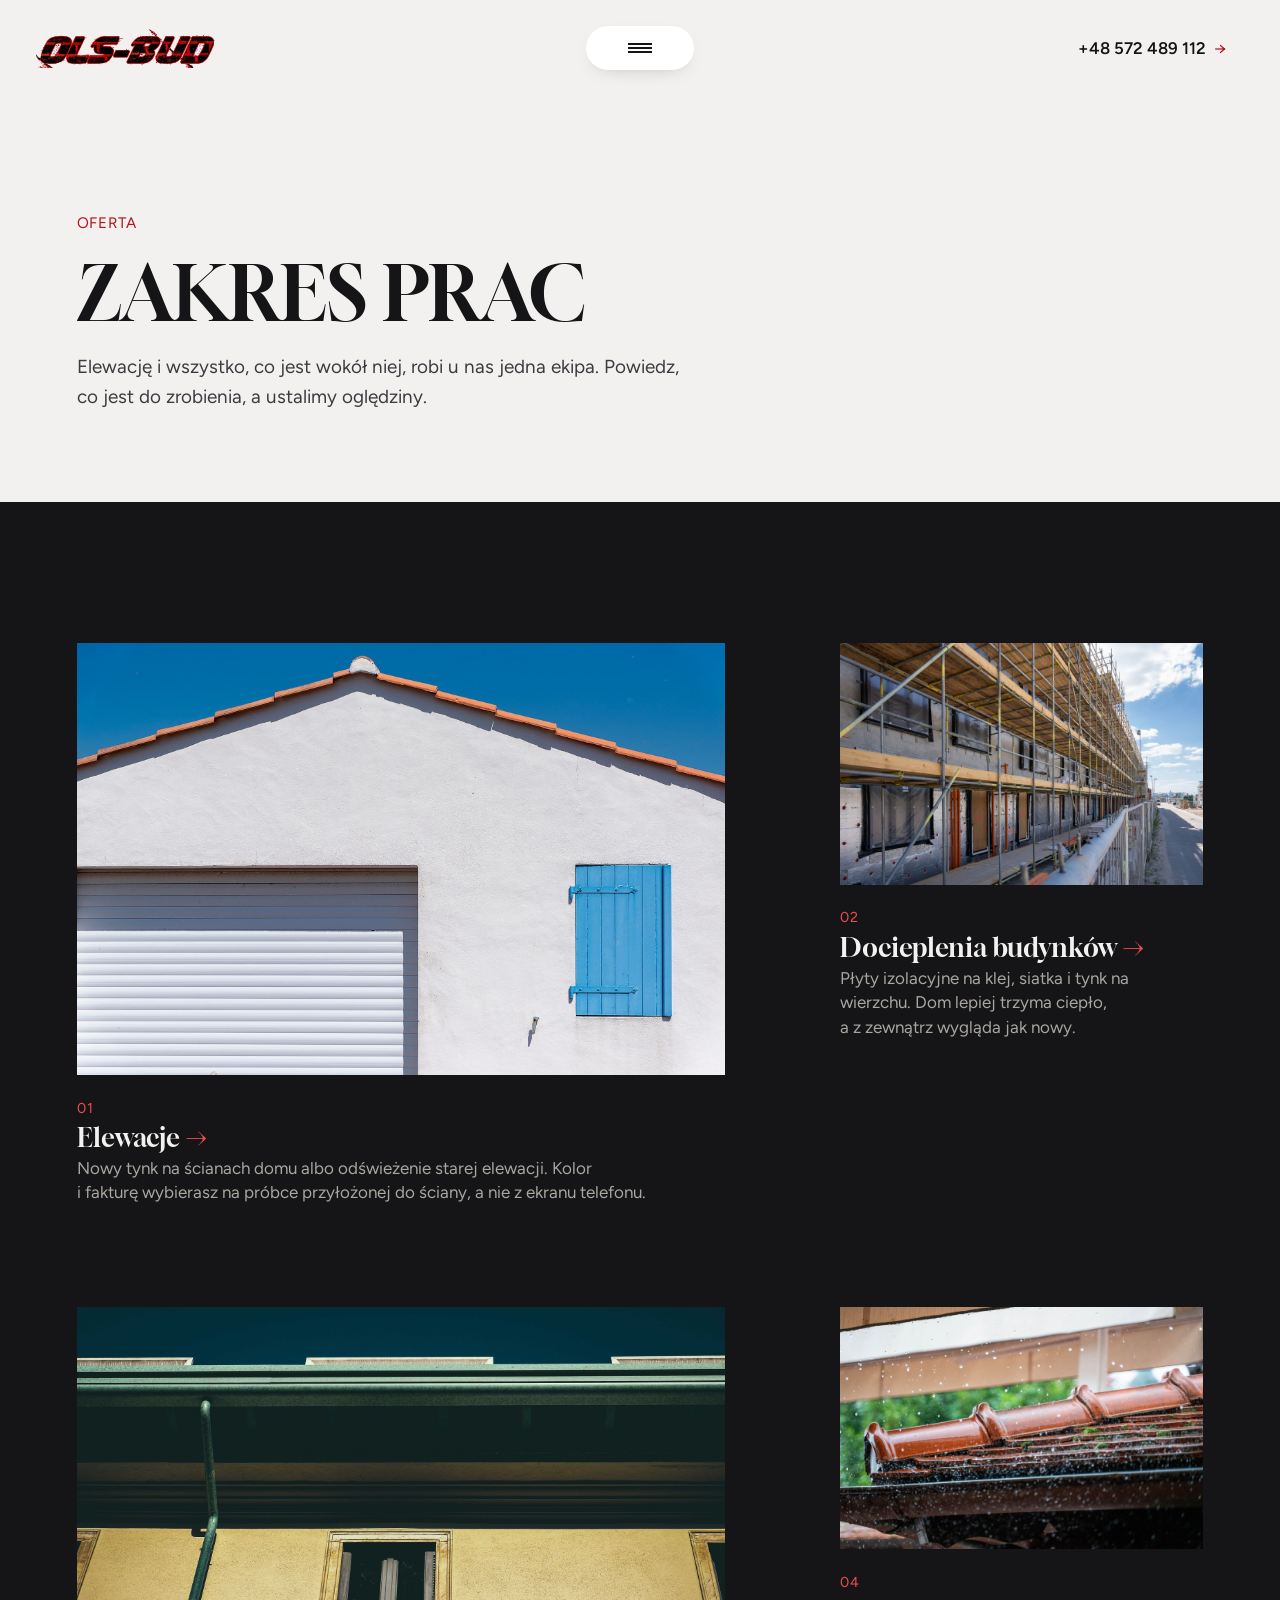
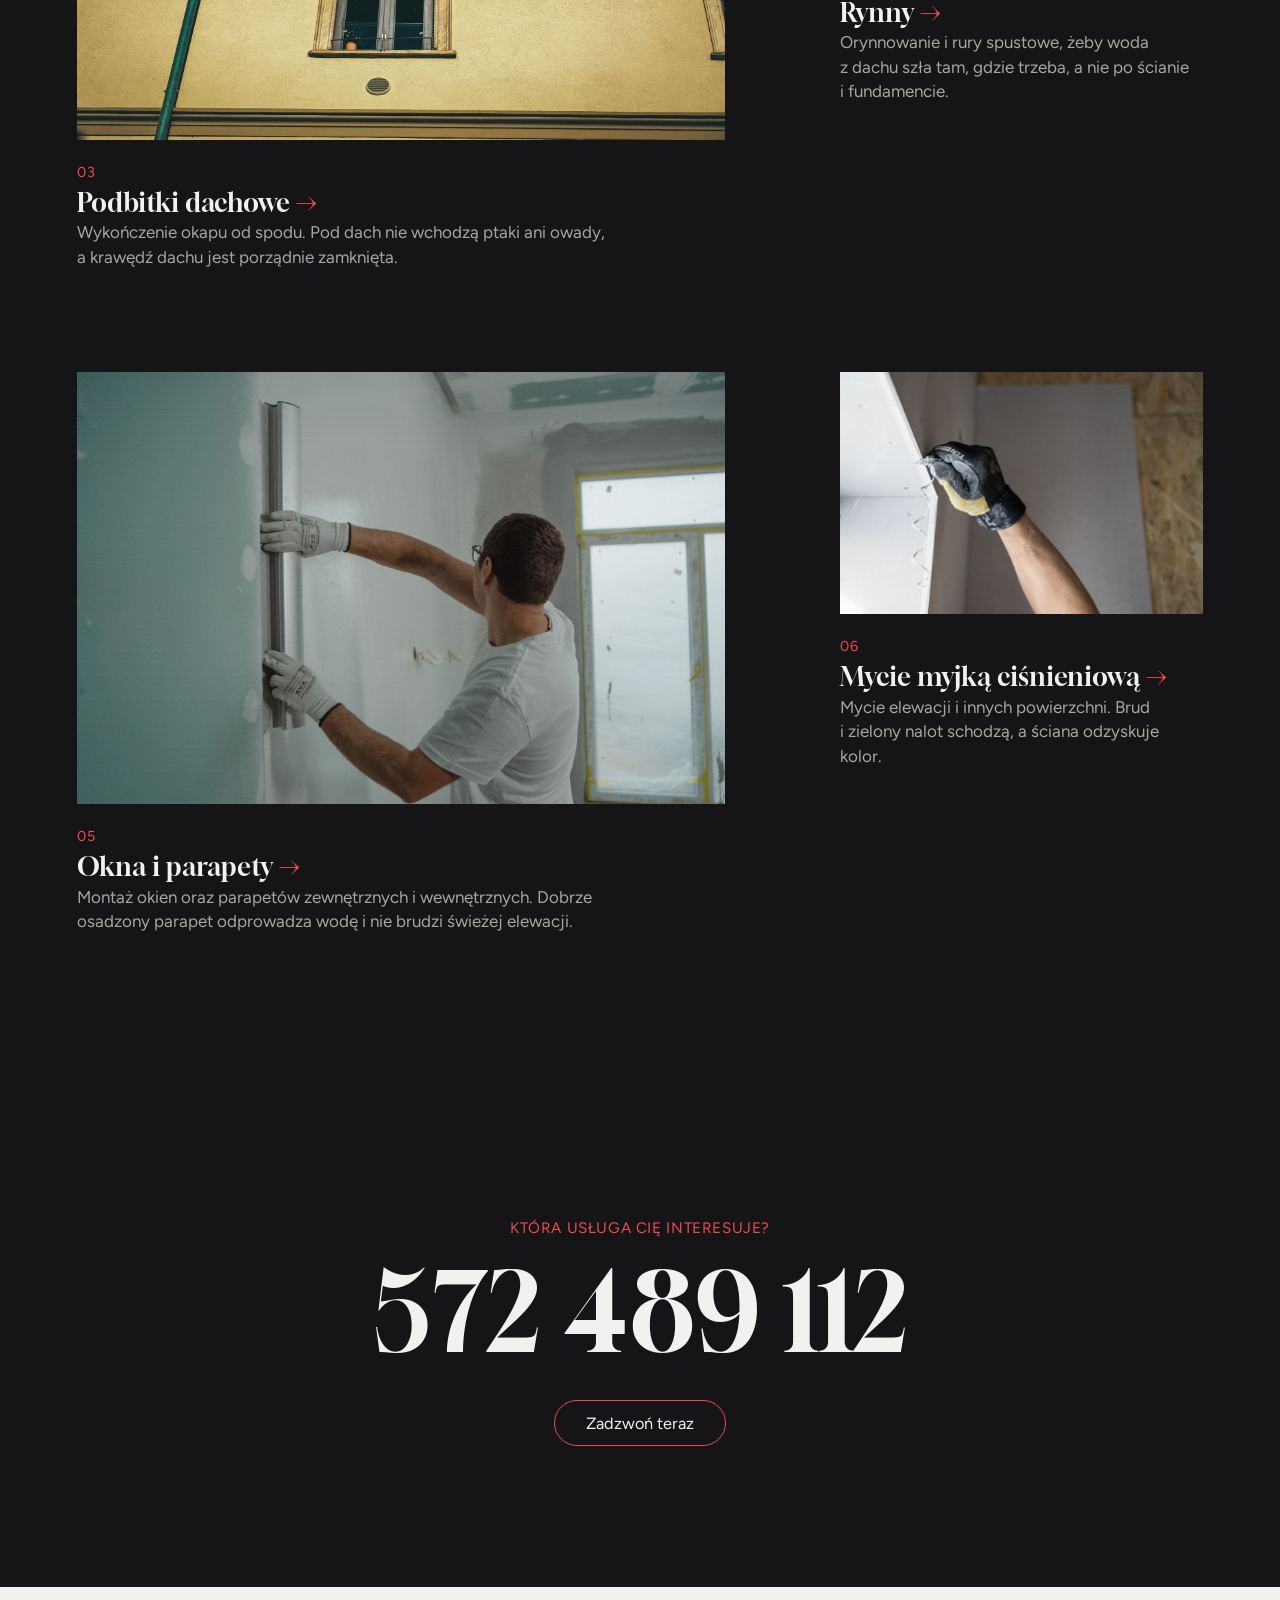
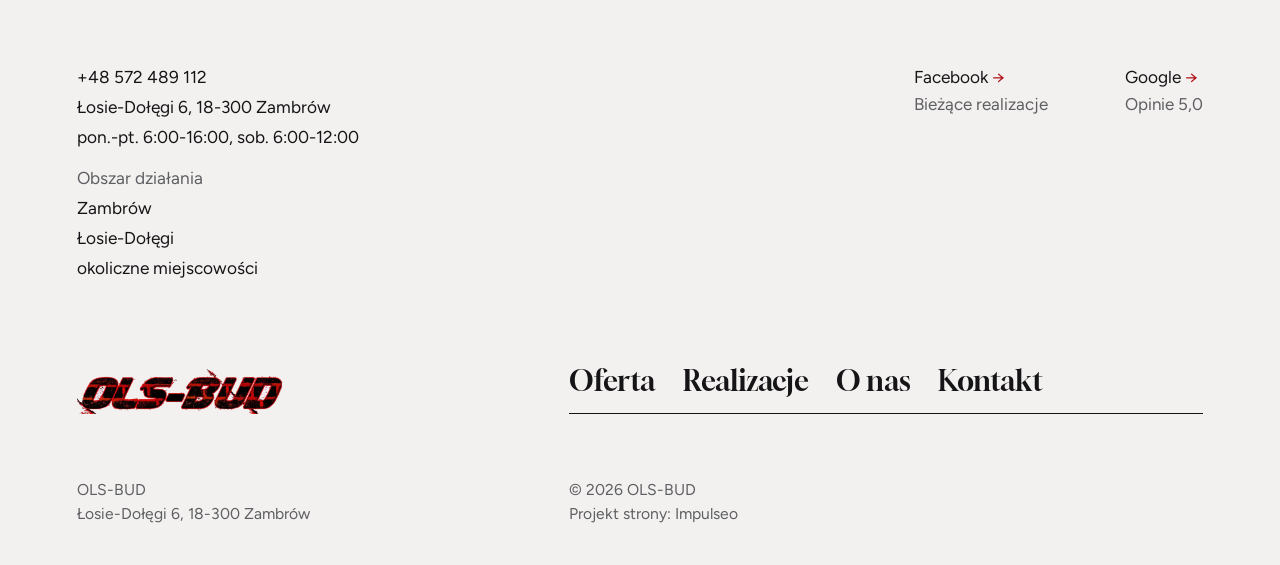
<file: oferta.html>
<!DOCTYPE html>
<html lang="pl">
<head>
<meta charset="UTF-8">
<meta name="viewport" content="width=device-width, initial-scale=1.0">
<title>Oferta - OLS-BUD</title>
<meta name="description" content="OLS-BUD z okolic Zambrowa - elewacje, docieplenia, podbitki, rynny, parapety, okna i mycie elewacji myjką ciśnieniową. Ocena 5,0 w Google. Zadzwoń: 572 489 112.">
<link rel="canonical" href="https://kris20032.github.io/ols-bud/oferta.html">
<meta name="robots" content="noindex, nofollow">
<meta property="og:type" content="website">
<meta property="og:locale" content="pl_PL">
<meta property="og:site_name" content="OLS-BUD">
<meta property="og:title" content="Oferta - OLS-BUD">
<meta property="og:description" content="OLS-BUD z okolic Zambrowa - elewacje, docieplenia, podbitki, rynny, parapety, okna i mycie elewacji myjką ciśnieniową. Ocena 5,0 w Google. Zadzwoń: 572 489 112.">
<meta property="og:url" content="https://kris20032.github.io/ols-bud/oferta.html">
<meta property="og:image" content="https://kris20032.github.io/ols-bud/img/og.jpg">
<meta property="og:image:width" content="1200">
<meta property="og:image:height" content="630">
<meta name="twitter:card" content="summary_large_image">
<link rel="preconnect" href="https://fonts.googleapis.com">
<link rel="preconnect" href="https://fonts.gstatic.com" crossorigin>
<link href="https://fonts.googleapis.com/css2?family=Gloock&family=Figtree:wght@300;400;500;600&display=swap" rel="stylesheet">
<link rel="stylesheet" href="assets/styles.css?v=20261022b">
<meta name="theme-color" content="#F3F1EF">
</head>
<body>

<header class="nav">
  <div class="nav-inner">
    <a class="brand" href="index.html"><img class="brand-logo" src="img/logo.png" alt="OLS-BUD" width="690" height="154" decoding="async"></a>
    <button class="menu-btn" aria-label="Menu" aria-expanded="false"><span></span></button>
    <a class="nav-tel" href="tel:+48572489112" aria-label="Zadzwoń +48 572 489 112"><svg viewBox="0 0 24 24" fill="none" aria-hidden="true"><path d="M6.6 10.8a15.5 15.5 0 0 0 6.6 6.6l2.2-2.2a1 1 0 0 1 1-.24 11.4 11.4 0 0 0 3.6.58 1 1 0 0 1 1 1V20a1 1 0 0 1-1 1A17 17 0 0 1 3 4a1 1 0 0 1 1-1h3.5a1 1 0 0 1 1 1c0 1.25.2 2.46.58 3.6a1 1 0 0 1-.25 1l-2.23 2.2Z" fill="currentColor"/></svg>+48 572 489 112 <span class="arr">→</span></a>
  </div>
</header>
<div class="menu" aria-label="Menu strony">
  <nav>
    <a href="index.html">Start</a>
    <a href="oferta.html">Oferta</a>
    <a href="realizacje.html">Realizacje</a>
    <a href="o-nas.html">O nas</a>
    <a href="kontakt.html">Kontakt</a>
  </nav>
  <div class="menu-foot"><a href="tel:+48572489112">+48 572 489 112</a><span>Łosie-Dołęgi 6, 18-300 Zambrów</span><a href="https://www.facebook.com/olsbud" target="_blank" rel="noopener">Facebook →</a></div>
</div>

<main>
<section class="pagehead beige">
  <div class="wrap reveal">
    <span class="eyebrow">Oferta</span>
    <h1>Zakres prac</h1>
    <p>Elewację i wszystko, co jest wokół niej, robi u nas jedna ekipa. Powiedz, co jest do zrobienia, a ustalimy oględziny.</p>
  </div>
</section>
<section class="dark pv">
  <div class="wrap svc-grid">
    <a class="fig reveal" href="kontakt.html"><div class="ph"><img src="img/g3.jpg" alt="Elewacje" width="1880" height="1255" fetchpriority="high" decoding="async"></div><figcaption><span class="num">01</span><div class="t">Elewacje <span class="arr">→</span></div><p class="d">Nowy tynk na ścianach domu albo odświeżenie starej elewacji. Kolor i fakturę wybierasz na próbce przyłożonej do ściany, a nie z ekranu telefonu.</p></figcaption></a>
    <a class="fig reveal" href="kontakt.html"><div class="ph"><img src="img/g1.jpg" alt="Docieplenia budynków" width="1880" height="1253" fetchpriority="high" decoding="async"></div><figcaption><span class="num">02</span><div class="t">Docieplenia budynków <span class="arr">→</span></div><p class="d">Płyty izolacyjne na klej, siatka i tynk na wierzchu. Dom lepiej trzyma ciepło, a z zewnątrz wygląda jak nowy.</p></figcaption></a>
    <a class="fig reveal" href="kontakt.html"><div class="ph"><img src="img/g5.jpg" alt="Podbitki dachowe" width="1880" height="1253" fetchpriority="high" decoding="async"></div><figcaption><span class="num">03</span><div class="t">Podbitki dachowe <span class="arr">→</span></div><p class="d">Wykończenie okapu od spodu. Pod dach nie wchodzą ptaki ani owady, a krawędź dachu jest porządnie zamknięta.</p></figcaption></a>
    <a class="fig reveal" href="kontakt.html"><div class="ph"><img src="img/g6.jpg" alt="Rynny" width="1836" height="1300" fetchpriority="high" decoding="async"></div><figcaption><span class="num">04</span><div class="t">Rynny <span class="arr">→</span></div><p class="d">Orynnowanie i rury spustowe, żeby woda z dachu szła tam, gdzie trzeba, a nie po ścianie i fundamencie.</p></figcaption></a>
    <a class="fig reveal" href="kontakt.html"><div class="ph"><img src="img/about.jpg" alt="Okna i parapety" width="1880" height="1253" loading="lazy" decoding="async"></div><figcaption><span class="num">05</span><div class="t">Okna i parapety <span class="arr">→</span></div><p class="d">Montaż okien oraz parapetów zewnętrznych i wewnętrznych. Dobrze osadzony parapet odprowadza wodę i nie brudzi świeżej elewacji.</p></figcaption></a>
    <a class="fig reveal" href="kontakt.html"><div class="ph"><img src="img/g7.jpg" alt="Mycie myjką ciśnieniową" width="1880" height="1253" loading="lazy" decoding="async"></div><figcaption><span class="num">06</span><div class="t">Mycie myjką ciśnieniową <span class="arr">→</span></div><p class="d">Mycie elewacji i innych powierzchni. Brud i zielony nalot schodzą, a ściana odzyskuje kolor.</p></figcaption></a>
  </div>
</section>
<section class="dark pv cta-big ">
  <div class="wrap reveal">
    <span class="eyebrow">Która usługa Cię interesuje?</span>
    <a class="num" href="tel:+48572489112">572 489 112</a>
    <a class="pill" href="tel:+48572489112">Zadzwoń teraz</a>
  </div>
</section>
</main>

<footer>
  <div class="wrap">
    <div class="f-top">
      <div class="f-list">
        <a href="tel:+48572489112">+48 572 489 112</a>
        <span>Łosie-Dołęgi 6, 18-300 Zambrów</span>
        <span>pon.-pt. 6:00-16:00, sob. 6:00-12:00</span>
        <span class="lbl">Obszar działania</span>
        <span>Zambrów</span>
        <span>Łosie-Dołęgi</span>
        <span>okoliczne miejscowości</span>
      </div>
      <a class="soc" href="https://www.facebook.com/olsbud" target="_blank" rel="noopener"><div class="t">Facebook <span class="arr">→</span></div><div class="s">Bieżące realizacje</div></a>
      <a class="soc" href="https://maps.google.com/?cid=4169844181231755360&amp;g_mp=Cidnb29nbGUubWFwcy5wbGFjZXMudjEuUGxhY2VzLlNlYXJjaFRleHQQAhgEIAA" target="_blank" rel="noopener"><div class="t">Google <span class="arr">→</span></div><div class="s">Opinie 5,0</div></a>
    </div>
    <div class="f-mid">
      <a class="brand" href="index.html"><img src="img/logo.png" alt="OLS-BUD" width="690" height="154" loading="lazy" decoding="async"></a>
      <nav class="f-nav"><a href="oferta.html">Oferta</a><a href="realizacje.html">Realizacje</a><a href="o-nas.html">O nas</a><a href="kontakt.html">Kontakt</a></nav>
    </div>
    <div class="f-bot">
      <div>OLS-BUD<br>Łosie-Dołęgi 6, 18-300 Zambrów</div>
      <div>© 2026 OLS-BUD<br>Projekt strony: <a class="foot-credit" href="https://impulseo.pl" target="_blank" rel="noopener">Impulseo</a></div>
    </div>
  </div>
</footer>
<div class="sticky-call"><a class="sc-call" href="tel:+48572489112">Zadzwoń</a><a class="sc-quote" href="kontakt.html">Umów oględziny</a></div>
<div class="demo-wazne" data-do="2026-10-28" data-cykl="3" hidden><span class="dw-txt"></span></div>
<script src="assets/main.js?v=20261022"></script>
</body>
</html>
</file>
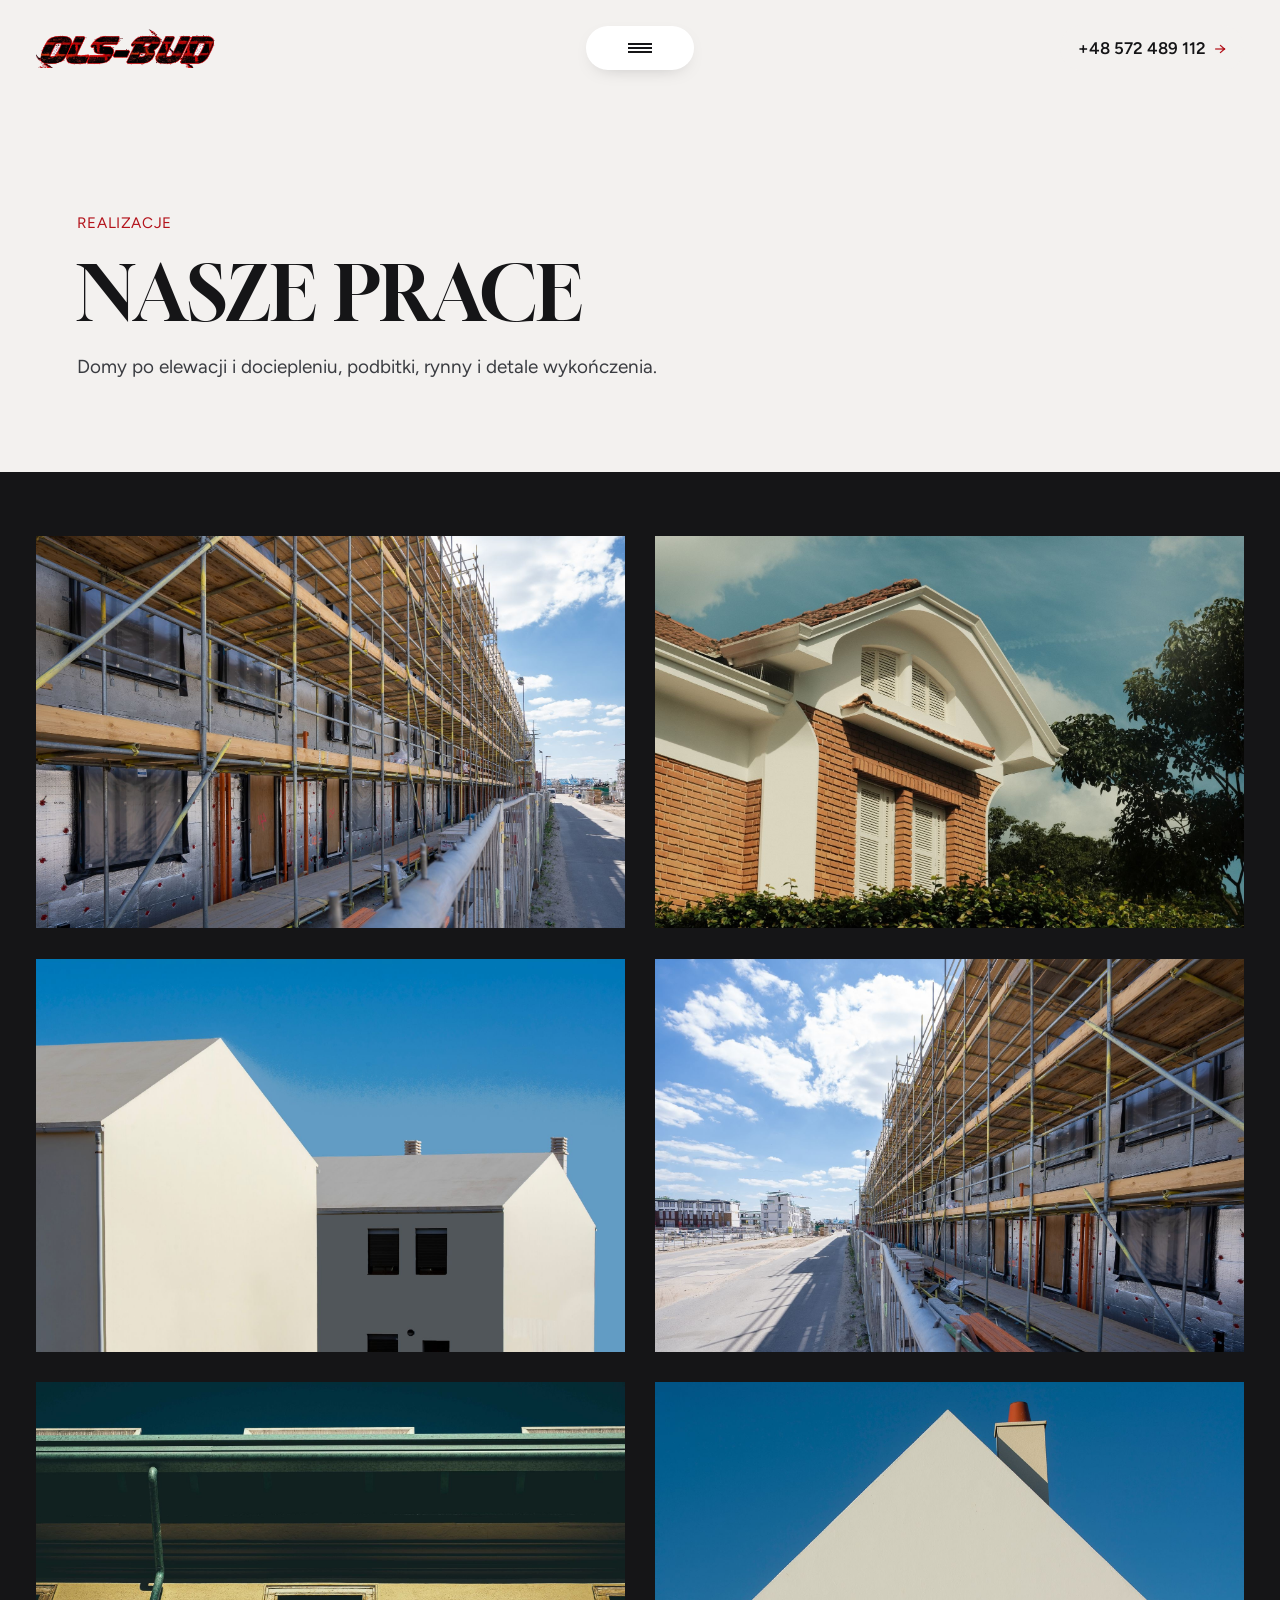
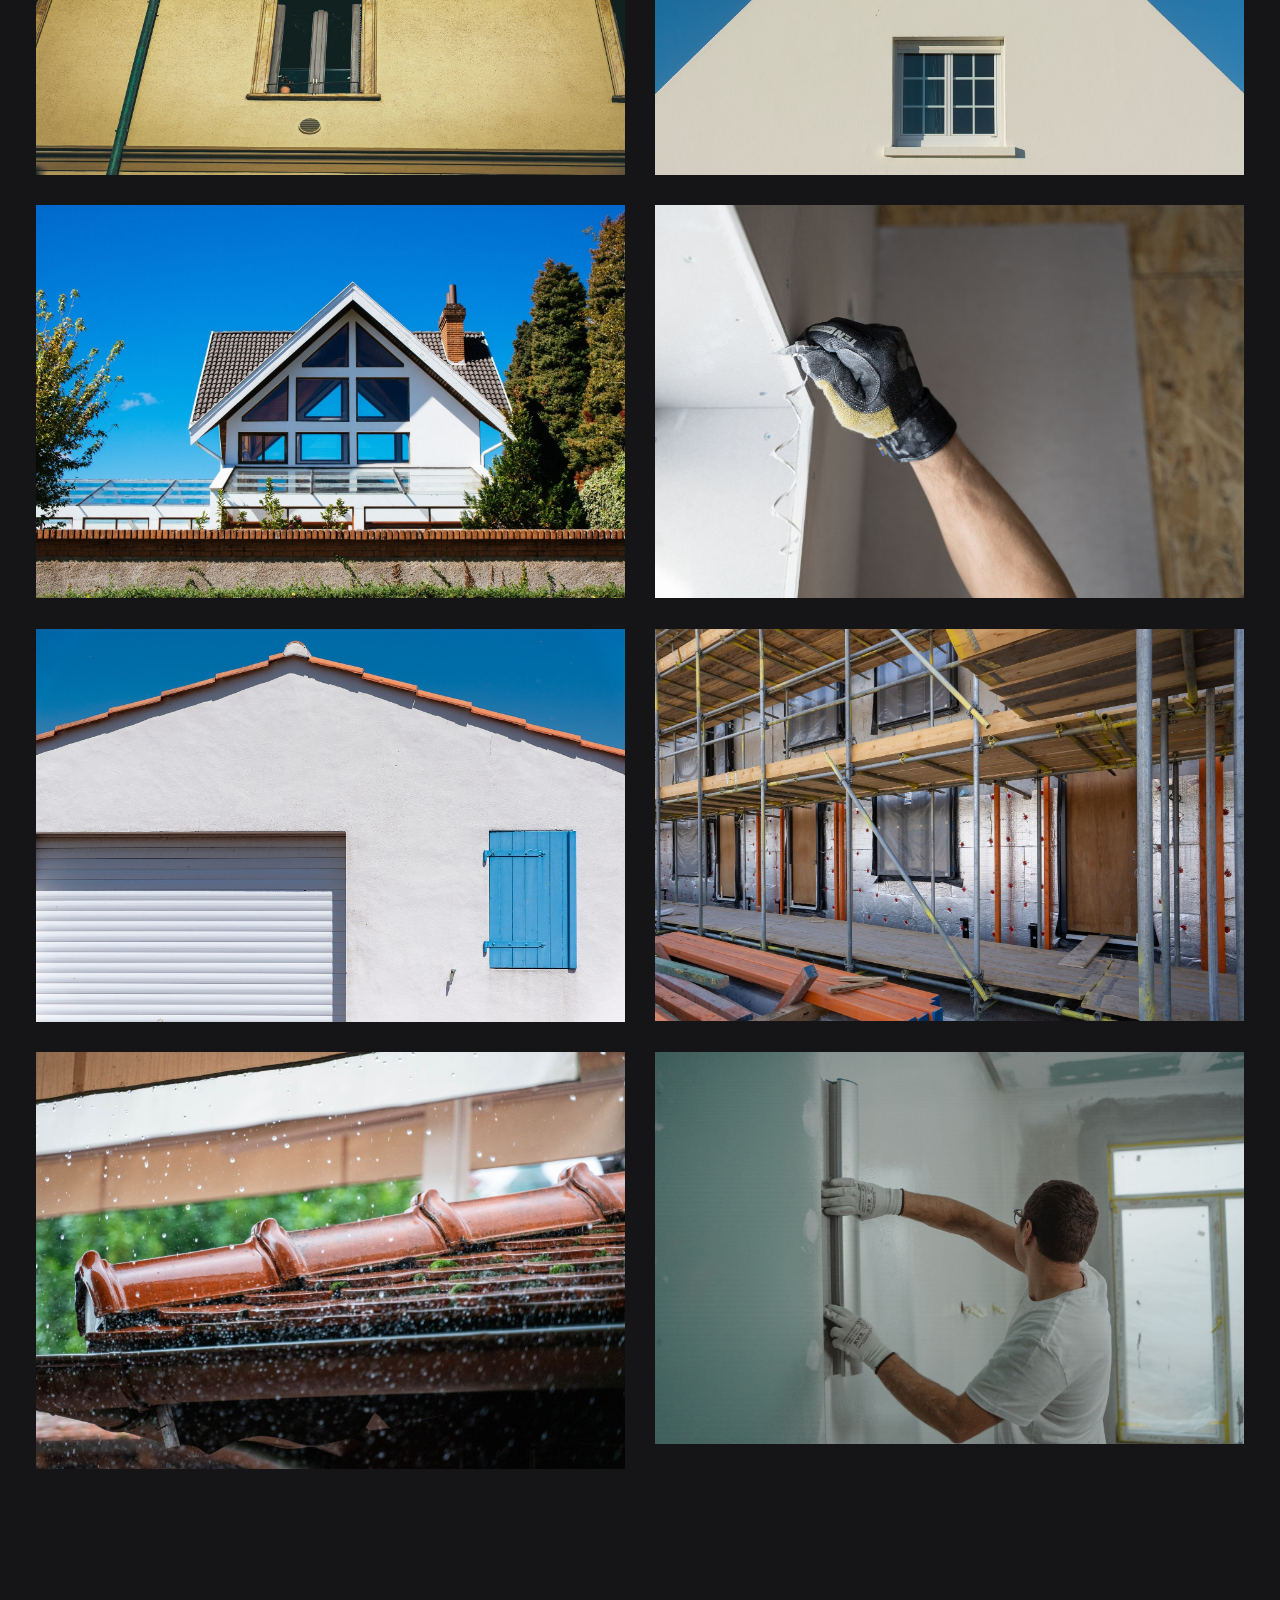
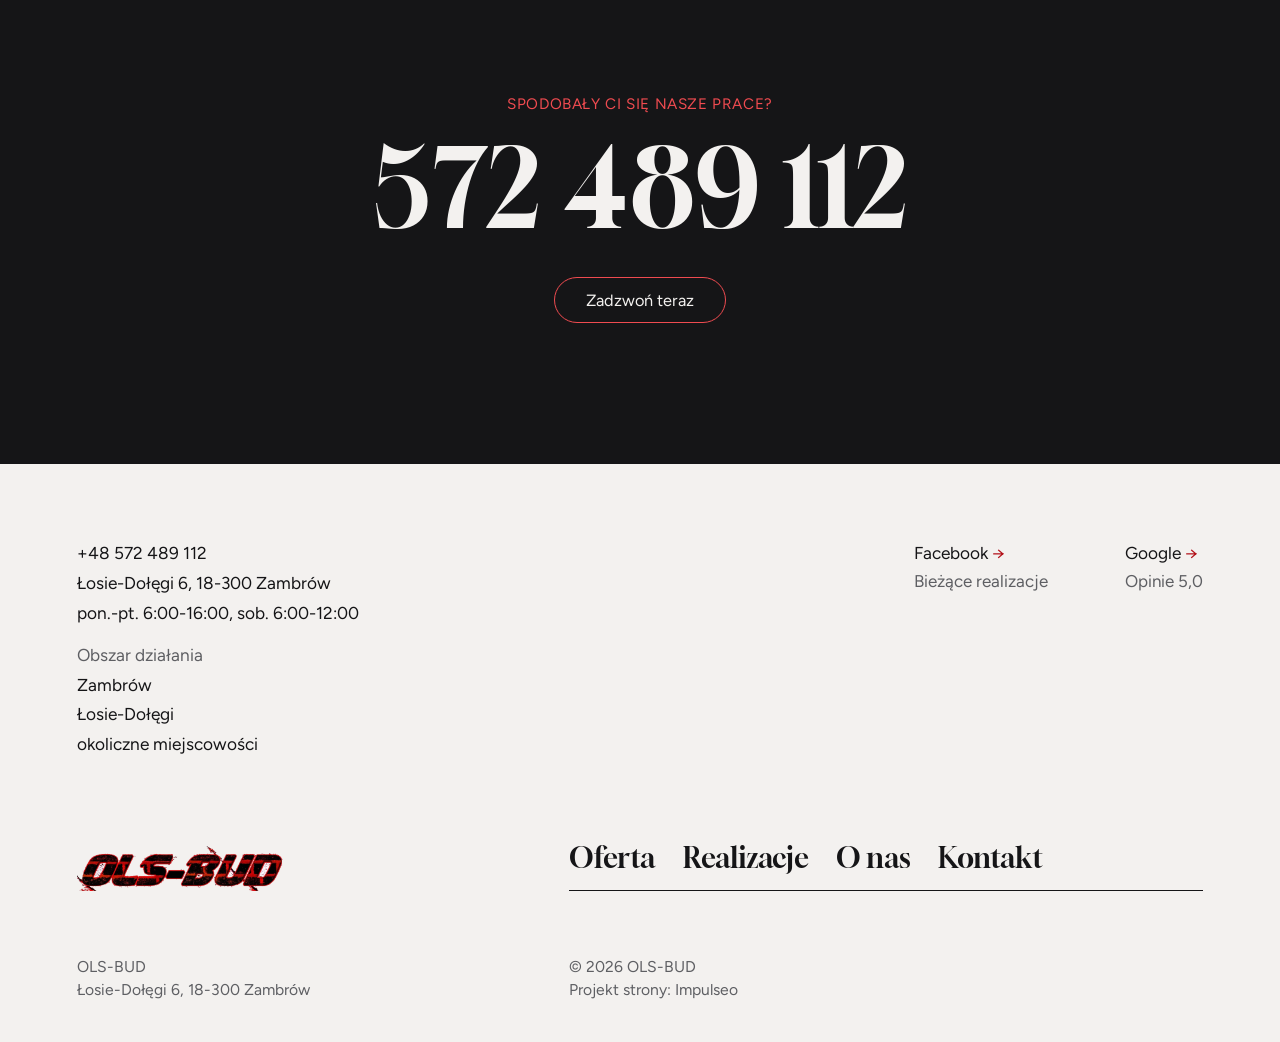
<file: realizacje.html>
<!DOCTYPE html>
<html lang="pl">
<head>
<meta charset="UTF-8">
<meta name="viewport" content="width=device-width, initial-scale=1.0">
<title>Realizacje - OLS-BUD</title>
<meta name="description" content="Realizacje OLS-BUD: Docieplenie w trakcie, Dom z oknami w poddaszu, Jasna elewacja domu, Rusztowanie przy elewacji, Podbitka nad elewacją">
<link rel="canonical" href="https://kris20032.github.io/ols-bud/realizacje.html">
<meta name="robots" content="noindex, nofollow">
<meta property="og:type" content="website">
<meta property="og:locale" content="pl_PL">
<meta property="og:site_name" content="OLS-BUD">
<meta property="og:title" content="Realizacje - OLS-BUD">
<meta property="og:description" content="Realizacje OLS-BUD: Docieplenie w trakcie, Dom z oknami w poddaszu, Jasna elewacja domu, Rusztowanie przy elewacji, Podbitka nad elewacją">
<meta property="og:url" content="https://kris20032.github.io/ols-bud/realizacje.html">
<meta property="og:image" content="https://kris20032.github.io/ols-bud/img/og.jpg">
<meta property="og:image:width" content="1200">
<meta property="og:image:height" content="630">
<meta name="twitter:card" content="summary_large_image">
<link rel="preconnect" href="https://fonts.googleapis.com">
<link rel="preconnect" href="https://fonts.gstatic.com" crossorigin>
<link href="https://fonts.googleapis.com/css2?family=Gloock&family=Figtree:wght@300;400;500;600&display=swap" rel="stylesheet">
<link rel="stylesheet" href="assets/styles.css?v=20261022b">
<meta name="theme-color" content="#F3F1EF">
</head>
<body>

<header class="nav">
  <div class="nav-inner">
    <a class="brand" href="index.html"><img class="brand-logo" src="img/logo.png" alt="OLS-BUD" width="690" height="154" decoding="async"></a>
    <button class="menu-btn" aria-label="Menu" aria-expanded="false"><span></span></button>
    <a class="nav-tel" href="tel:+48572489112" aria-label="Zadzwoń +48 572 489 112"><svg viewBox="0 0 24 24" fill="none" aria-hidden="true"><path d="M6.6 10.8a15.5 15.5 0 0 0 6.6 6.6l2.2-2.2a1 1 0 0 1 1-.24 11.4 11.4 0 0 0 3.6.58 1 1 0 0 1 1 1V20a1 1 0 0 1-1 1A17 17 0 0 1 3 4a1 1 0 0 1 1-1h3.5a1 1 0 0 1 1 1c0 1.25.2 2.46.58 3.6a1 1 0 0 1-.25 1l-2.23 2.2Z" fill="currentColor"/></svg>+48 572 489 112 <span class="arr">→</span></a>
  </div>
</header>
<div class="menu" aria-label="Menu strony">
  <nav>
    <a href="index.html">Start</a>
    <a href="oferta.html">Oferta</a>
    <a href="realizacje.html">Realizacje</a>
    <a href="o-nas.html">O nas</a>
    <a href="kontakt.html">Kontakt</a>
  </nav>
  <div class="menu-foot"><a href="tel:+48572489112">+48 572 489 112</a><span>Łosie-Dołęgi 6, 18-300 Zambrów</span><a href="https://www.facebook.com/olsbud" target="_blank" rel="noopener">Facebook →</a></div>
</div>

<main>
<section class="pagehead beige">
  <div class="wrap reveal">
    <span class="eyebrow">Realizacje</span>
    <h1>Nasze prace</h1>
    <p>Domy po elewacji i dociepleniu, podbitki, rynny i detale wykończenia.</p>
  </div>
</section>
<section class="dark" style="padding:clamp(40px,5vw,70px) 0">
  <div class="gal">
    <figure class="fig reveal"><div class="ph"><img src="img/g1.jpg" alt="Docieplenie" width="1880" height="1253" fetchpriority="high" decoding="async"></div></figure>
    <figure class="fig reveal"><div class="ph"><img src="img/g12.jpg" alt="Elewacja" width="1880" height="1253" fetchpriority="high" decoding="async"></div></figure>
    <figure class="fig reveal"><div class="ph"><img src="img/g5.jpg" alt="Podbitka" width="1880" height="1253" fetchpriority="high" decoding="async"></div></figure>
    <figure class="fig reveal"><div class="ph"><img src="img/g8.jpg" alt="Elewacja" width="1880" height="1253" fetchpriority="high" decoding="async"></div></figure>
    <figure class="fig reveal"><div class="ph"><img src="img/g3.jpg" alt="Tynk" width="1880" height="1255" fetchpriority="high" decoding="async"></div></figure>
    <figure class="fig reveal"><div class="ph"><img src="img/g6.jpg" alt="Rynny" width="1836" height="1300" fetchpriority="high" decoding="async"></div></figure>
    <figure class="fig reveal"><div class="ph"><img src="img/g10.jpg" alt="Wykończenie" width="1880" height="1253" fetchpriority="high" decoding="async"></div></figure>
    <figure class="fig reveal"><div class="ph"><img src="img/g9.jpg" alt="Docieplenie" width="1880" height="1253" fetchpriority="high" decoding="async"></div></figure>
    <figure class="fig reveal"><div class="ph"><img src="img/g11.jpg" alt="Elewacja" width="1880" height="1253" loading="lazy" decoding="async"></div></figure>
    <figure class="fig reveal"><div class="ph"><img src="img/g7.jpg" alt="Tynk" width="1880" height="1253" loading="lazy" decoding="async"></div></figure>
    <figure class="fig reveal"><div class="ph"><img src="img/g4.jpg" alt="Docieplenie" width="1880" height="1253" loading="lazy" decoding="async"></div></figure>
    <figure class="fig reveal"><div class="ph"><img src="img/about.jpg" alt="Okna i parapety" width="1880" height="1253" loading="lazy" decoding="async"></div></figure>
  </div>
</section>
<section class="dark pv cta-big ">
  <div class="wrap reveal">
    <span class="eyebrow">Spodobały Ci się nasze prace?</span>
    <a class="num" href="tel:+48572489112">572 489 112</a>
    <a class="pill" href="tel:+48572489112">Zadzwoń teraz</a>
  </div>
</section>
</main>

<footer>
  <div class="wrap">
    <div class="f-top">
      <div class="f-list">
        <a href="tel:+48572489112">+48 572 489 112</a>
        <span>Łosie-Dołęgi 6, 18-300 Zambrów</span>
        <span>pon.-pt. 6:00-16:00, sob. 6:00-12:00</span>
        <span class="lbl">Obszar działania</span>
        <span>Zambrów</span>
        <span>Łosie-Dołęgi</span>
        <span>okoliczne miejscowości</span>
      </div>
      <a class="soc" href="https://www.facebook.com/olsbud" target="_blank" rel="noopener"><div class="t">Facebook <span class="arr">→</span></div><div class="s">Bieżące realizacje</div></a>
      <a class="soc" href="https://maps.google.com/?cid=4169844181231755360&amp;g_mp=Cidnb29nbGUubWFwcy5wbGFjZXMudjEuUGxhY2VzLlNlYXJjaFRleHQQAhgEIAA" target="_blank" rel="noopener"><div class="t">Google <span class="arr">→</span></div><div class="s">Opinie 5,0</div></a>
    </div>
    <div class="f-mid">
      <a class="brand" href="index.html"><img src="img/logo.png" alt="OLS-BUD" width="690" height="154" loading="lazy" decoding="async"></a>
      <nav class="f-nav"><a href="oferta.html">Oferta</a><a href="realizacje.html">Realizacje</a><a href="o-nas.html">O nas</a><a href="kontakt.html">Kontakt</a></nav>
    </div>
    <div class="f-bot">
      <div>OLS-BUD<br>Łosie-Dołęgi 6, 18-300 Zambrów</div>
      <div>© 2026 OLS-BUD<br>Projekt strony: <a class="foot-credit" href="https://impulseo.pl" target="_blank" rel="noopener">Impulseo</a></div>
    </div>
  </div>
</footer>
<div class="sticky-call"><a class="sc-call" href="tel:+48572489112">Zadzwoń</a><a class="sc-quote" href="kontakt.html">Umów oględziny</a></div>
<div class="demo-wazne" data-do="2026-10-28" data-cykl="3" hidden><span class="dw-txt"></span></div>
<script src="assets/main.js?v=20261022"></script>
</body>
</html>
</file>
<file: assets/styles.css>
/* OLS-BUD - układ wg wzoru klindworthroofing.com (prośba Szymona, 22.10.2026);
   kolory z logo klienta: czerwień + czerń + złamana biel (zmienne --gold* = czerwień logo), szeryfowe wersaliki, hero w kształcie strzały, gigantyczne słowa sekcji. */
:root{
  --beige:#F3F1EF;--beige-2:#E9E6E3;--ink:#151517;--ink-2:#1F1F22;
  --gold:#B3131B;--gold-l:#EF4B50;--muted:#5E5F63;--muted-d:#A9A6A0;
  --line:rgba(21,21,23,.16);--line-d:rgba(243,241,239,.18);
  --serif:'Gloock',Georgia,serif;--sans:'Figtree',Arial,sans-serif;
  --wrap:1180px;--pad:clamp(20px,6vw,92px);--nav-h:96px;
  --ease:cubic-bezier(.16,.84,.44,1);
  --img-zoom:1.05;--img-dur:1.4s;--img-ease:cubic-bezier(.16,.84,.44,1);
}
*{box-sizing:border-box;margin:0;padding:0}
html{scroll-behavior:smooth;-webkit-text-size-adjust:100%}
body{font-family:var(--sans);font-size:17px;line-height:1.6;color:var(--ink);background:var(--beige);-webkit-font-smoothing:antialiased;overflow-x:hidden}
img{display:block;max-width:100%;height:auto}
a{color:inherit;text-decoration:none}
.wrap{max-width:calc(var(--wrap) + 2*var(--pad));margin:0 auto;padding:0 var(--pad)}
.eyebrow{display:block;font-size:.95rem;letter-spacing:.04em;text-transform:uppercase;color:var(--gold);margin-bottom:1.1rem}
.dark .eyebrow{color:var(--gold-l)}
.dark{background:var(--ink);color:var(--beige)}
.beige{background:var(--beige);color:var(--ink)}
.pv{padding:clamp(80px,11vw,150px) 0}

/* przyciski - obrys w kształcie pigułki jak we wzorze */
.pill{display:inline-flex;align-items:center;gap:.5em;padding:.85em 1.9em;border:1px solid var(--gold);border-radius:999px;font-size:1.02rem;line-height:1;transition:background .35s var(--ease),color .35s var(--ease),border-color .35s var(--ease)}
.pill:hover{background:var(--gold);color:#fff;border-color:var(--gold)}
.dark .pill{border-color:var(--gold-l)}
.dark .pill:hover{background:var(--gold);color:#fff;border-color:var(--gold)}
.center{text-align:center}
.arr{display:inline-block;color:var(--gold);transition:transform .35s var(--ease)}
.dark .arr{color:var(--gold-l)}
a:hover .arr{transform:translateX(4px)}

/* NAGŁÓWEK: logo | pigułka menu | telefon */
.nav{position:fixed;inset:0 0 auto 0;z-index:90;height:var(--nav-h);transition:background .4s var(--ease),box-shadow .4s var(--ease),height .4s var(--ease)}
.nav.is-stuck{background:rgba(243,241,239,.94);backdrop-filter:blur(10px);box-shadow:0 1px 0 var(--line);--nav-h:76px}
.nav-inner{height:100%;display:grid;grid-template-columns:1fr auto 1fr;align-items:center;padding:0 clamp(18px,2.8vw,40px)}
.brand img{height:40px;width:auto}
.menu-btn{width:108px;height:44px;border:0;border-radius:999px;background:#fff;cursor:pointer;display:grid;place-items:center;box-shadow:0 6px 20px -12px rgba(21,21,23,.35);transition:transform .35s var(--ease)}
.menu-btn:hover{transform:scale(1.04)}
.menu-btn span{display:block;width:24px;height:1.6px;background:var(--ink);position:relative;transition:background .3s}
.menu-btn span::before,.menu-btn span::after{content:"";position:absolute;left:0;width:24px;height:1.6px;background:var(--ink);transition:transform .35s var(--ease)}
.menu-btn span::before{top:-4px}.menu-btn span::after{top:4px}
.menu-open .menu-btn span{background:transparent}
.menu-open .menu-btn span::before{transform:translateY(4px) rotate(45deg)}
.menu-open .menu-btn span::after{transform:translateY(-4px) rotate(-45deg)}
.nav-tel{justify-self:end;font-weight:600;font-size:1.05rem;display:inline-flex;gap:.45em;align-items:center}
.nav-tel .arr{font-weight:400}

/* pełnoekranowe menu */
.menu{position:fixed;inset:0;z-index:85;background:var(--ink);color:var(--beige);flex-direction:column;justify-content:center;padding:var(--nav-h) var(--pad) 40px;display:none}
.menu-open .menu{display:flex;animation:menuin .45s var(--ease)}
@keyframes menuin{from{opacity:0}to{opacity:1}}
.menu-open .nav{background:transparent;box-shadow:none;backdrop-filter:none}
.menu-open .nav-tel{color:var(--beige)}
.menu nav{display:flex;flex-direction:column;gap:.2em;max-width:var(--wrap);margin:0 auto;width:100%}
.menu nav a{font-family:var(--serif);text-transform:uppercase;font-size:clamp(2.6rem,7vw,5.6rem);line-height:1.08;width:max-content;position:relative}
.menu nav a::after{content:"";position:absolute;left:0;bottom:.08em;height:2px;width:100%;background:var(--gold-l);transform:scaleX(0);transform-origin:left;transition:transform .5s var(--ease)}
.menu nav a:hover::after{transform:scaleX(1)}
.menu .menu-foot{max-width:var(--wrap);margin:3rem auto 0;width:100%;display:flex;gap:2.5rem;flex-wrap:wrap;color:var(--muted-d)}
.menu .menu-foot a{color:var(--beige)}

/* HERO - strzała ze zdjęciem i ukośne pasy jak w znaku */
.hero{position:relative;min-height:max(640px,92vh);min-height:max(640px,92svh);display:grid;grid-template-columns:1fr 1fr;align-items:center;overflow:hidden}
.hero-copy{padding:calc(var(--nav-h) + 30px) 0 60px clamp(20px,8.3vw,120px);position:relative;z-index:2;max-width:640px}
.hero h1{font-family:var(--serif);font-weight:400;text-transform:uppercase;font-size:clamp(2.7rem,5.2vw,4.6rem);line-height:1.04;letter-spacing:-.005em;margin-bottom:1.4rem}
.hero p.lead{font-size:1.15rem;max-width:34em;color:#3a3c41;margin-bottom:2rem}
.hero-art{position:absolute;inset:0 0 0 48%;z-index:1}
.hero-art .shape{position:absolute;inset:0;clip-path:polygon(26% 0,100% 0,100% 100%,26% 100%,0 50%);overflow:hidden}
.hero-art img{width:100%;height:100%;object-fit:cover;object-position:40% 50%}
.hero-art .band{position:absolute;width:11%;height:150%;background:var(--beige);top:-25%;transform-origin:center}
.hero-art .b1{left:50%;transform:rotate(34deg)}
.hero-art .b2{left:58%;transform:rotate(-34deg)}
.hero-art .b3{left:-6%;transform:rotate(34deg);width:9%}

/* CO ROBIMY - pionowa etykieta + duży akapit */
.intro{display:grid;grid-template-columns:minmax(80px,300px) 1fr;gap:2rem;align-items:start}
.vlabel{writing-mode:vertical-rl;transform:rotate(180deg);text-transform:uppercase;letter-spacing:.06em;color:var(--gold-l);justify-self:center;font-size:1rem}
.intro p{font-size:clamp(1.35rem,2.2vw,1.85rem);line-height:1.45;font-weight:300;max-width:30em}
.duo{display:grid;grid-template-columns:1.25fr .7fr;gap:clamp(30px,9vw,130px);margin-top:clamp(60px,8vw,110px);align-items:start}
.duo figure:nth-child(2){margin-top:0}
.fig .ph{overflow:hidden}
.fig .ph img{width:100%;aspect-ratio:3/2;object-fit:cover;transition:transform var(--img-dur) var(--img-ease),filter var(--img-dur) var(--img-ease)}
.fig:hover .ph img{transform:scale(var(--img-zoom));filter:brightness(1.06)}
.fig figcaption{margin-top:1.4rem;line-height:1.45}
.fig .t{font-size:1.1rem}
.fig .s{color:var(--muted-d)}
.beige .fig .s{color:var(--muted)}
.fig p.d{color:var(--muted);margin-top:.2rem}

/* GIGANTYCZNE SŁOWO sekcji */
.giant{font-family:var(--serif);font-weight:400;text-transform:uppercase;color:var(--beige);text-align:center;line-height:.86;letter-spacing:-.01em;font-size:clamp(3.6rem,13.4vw,13.5rem);margin:clamp(70px,10vw,140px) 0 clamp(40px,5vw,70px);white-space:nowrap}

/* realizacje - pełne kadry z podpisem */
.works{display:flex;flex-direction:column;gap:clamp(30px,5.6vw,80px);padding:0 clamp(16px,2.8vw,40px)}
.work{position:relative;overflow:hidden;display:block}
.work img{width:100%;height:clamp(320px,62vw,840px);object-fit:cover;transition:transform var(--img-dur) var(--img-ease),filter var(--img-dur) var(--img-ease);filter:brightness(.82)}
.work:hover img{transform:scale(var(--img-zoom));filter:brightness(.9)}
.work::before{content:"";position:absolute;inset:0;z-index:1;pointer-events:none;background:linear-gradient(160deg,rgba(20,21,24,.55),rgba(20,21,24,0) 45%)}
.work .wt{z-index:2;position:absolute;left:clamp(20px,5.6vw,80px);top:clamp(24px,5vw,70px);font-family:var(--serif);text-transform:uppercase;color:#F6F3EE;font-size:clamp(2rem,4.4vw,3.9rem);line-height:1;text-shadow:0 2px 30px rgba(0,0,0,.35)}
.work .wt small{display:block;font-family:var(--sans);text-transform:none;font-size:1rem;margin-top:.7rem;opacity:.9}

/* USŁUGI - karuzela */
.svc-head{max-width:640px;margin:0 auto clamp(40px,4vw,60px);text-align:center}
.svc-head h2,.h2s{font-family:var(--serif);font-weight:400;font-size:clamp(2rem,3.4vw,2.9rem);line-height:1.18}
.slider{position:relative;padding-left:max(var(--pad),calc((100vw - var(--wrap))/2))}
.track{display:flex;gap:clamp(30px,8vw,100px);overflow-x:auto;scroll-snap-type:x mandatory;scrollbar-width:none;padding-right:var(--pad);scroll-behavior:smooth}
.track::-webkit-scrollbar{display:none}
.track .fig{flex:0 0 min(370px,78vw);scroll-snap-align:start}
.track .fig .ph img{aspect-ratio:370/215}
.arrows{position:absolute;top:0;right:max(var(--pad),calc((100vw - var(--wrap))/2 - 60px));display:flex;flex-direction:column;gap:8px;z-index:3}
.arrows button{width:56px;height:56px;border-radius:50%;border:1px solid var(--gold);background:var(--beige);color:var(--ink);font-size:1.1rem;cursor:pointer;transition:background .3s,color .3s}
.arrows button:hover{background:var(--gold);color:#fff;border-color:var(--gold)}
.dark .arrows button{background:var(--ink);color:var(--beige);border-color:var(--gold)}
.dark .arrows button:hover{background:var(--gold);color:#fff}
.progress{max-width:var(--wrap);margin:clamp(40px,5vw,70px) auto 0;height:1px;background:var(--line);position:relative}
.progress i{position:absolute;left:0;top:-.5px;height:2px;background:var(--gold);width:33%;transition:width .4s var(--ease),left .4s var(--ease)}

/* pas ze zdjęciem przechodzący w grafit */
.stopklatka{position:relative;height:clamp(380px,62vw,820px);overflow:hidden;clip-path:inset(0);background:var(--ink)}
.stk-bg{position:fixed;inset:0;background-size:cover;background-position:center}
.stopklatka::after{content:"";position:absolute;inset:auto 0 0 0;height:45%;background:linear-gradient(to bottom,rgba(21,21,23,0),var(--ink))}

/* OPINIE */
.quotes{display:grid;grid-template-columns:1fr 1fr;gap:clamp(30px,8vw,120px);align-items:start;position:relative}
.q-list{position:relative}
.q{display:none}
.q.on{display:block;animation:qin .6s var(--ease)}
@keyframes qin{from{opacity:0;transform:translateY(12px)}to{opacity:1;transform:none}}
.q blockquote{font-family:var(--serif);font-size:clamp(1.6rem,2.6vw,2.3rem);line-height:1.2}
.q cite{display:block;font-style:normal;color:var(--muted-d);margin-top:2rem}
.q-art{position:relative;padding-right:80px}
.q-art img{width:100%;aspect-ratio:370/430;object-fit:cover}
.q-art .arrows{right:0}
.g-note{display:inline-flex;align-items:center;gap:.55em;margin-top:1.6rem;color:var(--beige);border-bottom:1px solid var(--line-d);padding-bottom:.25em}
.g-note b{font-weight:600}

/* pieczęcie zaufania (zamiast certyfikatów we wzorze - tylko realne fakty) */
.stamps{display:flex;justify-content:center;gap:clamp(24px,5vw,70px);flex-wrap:wrap;padding-bottom:clamp(30px,4vw,60px)}
.stamp{width:150px;height:150px;border-radius:50%;border:1px solid var(--gold-l);display:flex;flex-direction:column;align-items:center;justify-content:center;text-align:center;padding:14px;position:relative}
.stamp::before{content:"";position:absolute;inset:6px;border-radius:50%;border:1px dashed rgba(194,170,140,.45)}
.stamp b{font-family:var(--serif);font-weight:400;font-size:2rem;line-height:1;color:var(--beige)}
.stamp span{font-size:.78rem;text-transform:uppercase;letter-spacing:.05em;color:var(--gold-l);margin-top:.45rem;line-height:1.3}

/* CTA z wielkim numerem */
.cta-big{text-align:center}
.cta-big .num{display:block;font-family:var(--serif);font-size:clamp(2.6rem,8.4vw,7.2rem);line-height:1;margin:.2rem 0 2.2rem;color:var(--beige);white-space:nowrap}
.cta-big .num:hover{color:var(--gold-l)}

/* STOPKA */
footer{background:var(--beige);color:var(--ink);padding:clamp(50px,6vw,80px) 0 40px}
.f-top{display:grid;grid-template-columns:1fr auto auto;gap:clamp(30px,6vw,80px);align-items:start}
.f-list{display:flex;flex-direction:column;gap:.2rem;font-size:1.08rem;line-height:1.55}
.f-list .lbl{color:var(--muted);margin-top:.7rem}
.soc .t{font-size:1.08rem}
.soc .s{color:var(--muted)}
.f-mid{display:grid;grid-template-columns:1fr 1.4fr;gap:40px;margin-top:clamp(50px,6vw,90px);align-items:end}
.f-mid .brand img{height:46px}
.f-nav{display:flex;flex-wrap:wrap;gap:.4em 1.6em;border-bottom:1px solid var(--ink);padding-bottom:.6rem}
.f-nav a{font-family:var(--serif);font-size:clamp(1.4rem,2.2vw,1.9rem);color:var(--ink)}
.f-nav a:hover{color:var(--gold)}
.f-bot{display:grid;grid-template-columns:1fr 1.4fr;gap:40px;margin-top:clamp(40px,5vw,70px);color:var(--muted);font-size:.98rem;line-height:1.5}
.f-bot a:hover{color:var(--ink)}

/* PODSTRONY */
.pagehead{padding:calc(var(--nav-h) + clamp(60px,9vw,120px)) 0 clamp(60px,7vw,100px)}
.pagehead h1{font-family:var(--serif);font-weight:400;text-transform:uppercase;font-size:clamp(2.7rem,6vw,5.2rem);line-height:1.02;max-width:12em;margin-bottom:1.3rem}
.pagehead p{font-size:1.18rem;max-width:min(100%,52ch);color:#3a3c41}
.svc-grid{display:grid;grid-template-columns:1.25fr .7fr;gap:clamp(60px,8vw,110px) clamp(30px,9vw,130px)}
.svc-grid{grid-auto-flow:row dense;align-items:start}
.svc-grid .fig:nth-child(odd){grid-column:1}
.svc-grid .fig:nth-child(even){grid-column:2}
.svc-grid .num{display:block;color:var(--gold-l);font-size:.9rem;letter-spacing:.06em;margin-bottom:.3rem}
.svc-grid .fig .t{font-family:var(--serif);font-size:1.6rem;line-height:1.15}
.svc-grid .fig p.d{color:var(--muted-d);max-width:34em}
.gal{columns:2;column-gap:clamp(16px,2.4vw,34px);padding:0 clamp(16px,2.8vw,40px)}
.gal .fig{break-inside:avoid;margin-bottom:clamp(16px,2.4vw,34px)}
.gal .fig .ph img{aspect-ratio:auto}
.about-split{display:grid;grid-template-columns:1fr 1fr;gap:clamp(40px,8vw,120px);align-items:center;margin-top:clamp(60px,8vw,110px)}
.about-split p{color:var(--muted-d);margin-bottom:1rem;font-size:1.08rem}
.about-split h2{font-family:var(--serif);font-weight:400;font-size:clamp(1.9rem,3vw,2.6rem);line-height:1.15;margin-bottom:1.4rem}
.hours{border-top:1px solid var(--line-d);margin-top:1.6rem;padding-top:1.2rem;display:grid;grid-template-columns:auto 1fr;gap:.3rem 1.6rem;color:var(--beige)}
.contact-grid{display:grid;grid-template-columns:repeat(3,1fr);gap:clamp(30px,5vw,70px);border-top:1px solid var(--line);padding-top:clamp(30px,4vw,50px)}
.contact-grid .lbl{color:var(--gold);text-transform:uppercase;font-size:.9rem;letter-spacing:.05em;margin-bottom:.6rem}
.contact-grid .val{font-size:1.2rem;line-height:1.5}
.map{width:100%;height:clamp(300px,42vw,480px);border:0;display:block;filter:grayscale(.55) contrast(1.02)}

/* animacja wejścia */
.reveal{opacity:0;transform:translateY(26px);transition:opacity 1s var(--ease),transform 1s var(--ease)}
.reveal.in{opacity:1;transform:none}
@media (prefers-reduced-motion:reduce){.reveal{opacity:1;transform:none;transition:none}}

/* pasek mobilny + odliczanie dema */
.sticky-call{display:none}
.demo-wazne{position:fixed;top:calc(var(--nav-h) + 14px);right:14px;z-index:95;display:inline-flex;align-items:center;gap:.45em;background:rgba(21,21,23,.86);color:#fff;font-size:.72rem;font-weight:600;padding:.42em .8em .42em .62em;border-radius:999px;backdrop-filter:blur(8px);border:1px solid rgba(255,255,255,.14);pointer-events:none;opacity:0;transform:translateY(-10px);transition:opacity .7s var(--ease),transform .7s var(--ease)}
.demo-wazne.is-on{opacity:1;transform:none}
.demo-wazne b{font-weight:700;font-variant-numeric:tabular-nums;color:#F8C9CA}
.demo-wazne .dw-zeg{font-variant-numeric:tabular-nums;opacity:.72;margin-left:.15em}
.demo-wazne.is-pilne{background:rgba(150,32,28,.9)}

@media (max-width:980px){
  :root{--nav-h:76px}
  .hero{grid-template-columns:1fr;min-height:auto}
  .hero-copy{padding:calc(var(--nav-h) + 40px) var(--pad) 40px;max-width:none}
  .hero-art{position:relative;inset:auto;height:62vw;min-height:300px}
  .hero-art .shape{clip-path:polygon(0 0,100% 0,100% 100%,0 100%)}
  .intro{grid-template-columns:1fr}
  .vlabel{writing-mode:horizontal-tb;transform:none;justify-self:start}
  .duo,.quotes,.about-split{grid-template-columns:1fr}
  .svc-grid{grid-template-columns:1fr}
  .svc-grid .fig:nth-child(n){grid-column:auto}
  .f-top,.f-mid,.f-bot{grid-template-columns:1fr}
  .contact-grid{grid-template-columns:1fr}
  .arrows{position:static;flex-direction:row;justify-content:flex-end;margin:0 var(--pad) 18px}
  .q-art{padding-right:0}
  .q-art .arrows{margin:18px 0 0}
  .gal{columns:1}
}
@media (max-width:820px){
  body{padding-bottom:calc(64px + env(safe-area-inset-bottom))}
  .nav-tel{font-size:0}
  .nav-tel .arr{font-size:1.4rem}
  .brand img{height:26px}
  .menu-btn{width:84px;height:40px}
  .sticky-call{display:grid;grid-template-columns:1fr 1fr;gap:1px;position:fixed;left:0;right:0;bottom:0;z-index:80;background:var(--line-d);padding-bottom:env(safe-area-inset-bottom,0px);box-shadow:0 -6px 20px -10px rgba(0,0,0,.4);transition:transform .4s var(--ease)}
  .sticky-call.is-off{transform:translateY(110%)}
  .sticky-call a{padding:15px 8px;text-align:center;font-weight:600;font-size:.98rem}
  .sc-call{background:var(--beige);color:var(--ink)}
  .sc-quote{background:var(--gold);color:#fff}
  .demo-wazne{top:auto;bottom:76px;right:10px}
  .stamp{width:132px;height:132px}
}
.nav-tel svg{display:none}
@media (max-width:820px){.nav-tel svg{display:block;width:22px;height:22px}.nav-tel .arr{display:none}}
.cta-big.tight{padding-top:clamp(20px,3vw,40px)}
.nav-tel{padding:.55em 1.1em;border-radius:999px;background:rgba(243,241,239,.92)}
.nav.is-stuck .nav-tel{background:transparent}
.menu-open .nav-tel{background:transparent}
@media (max-width:820px){.nav-tel{padding:.5em;background:rgba(243,241,239,.92)}}
.steps{display:grid;grid-template-columns:repeat(4,1fr);gap:clamp(24px,3vw,44px);margin-top:clamp(60px,8vw,110px);border-top:1px solid var(--line-d);padding-top:clamp(30px,4vw,50px)}
.steps .num{color:var(--gold-l);font-size:.9rem;letter-spacing:.06em}
.steps h3{font-family:var(--serif);font-weight:400;font-size:1.5rem;margin:.4rem 0 .5rem}
.steps p{color:var(--muted-d)}
@media (max-width:980px){.steps{grid-template-columns:1fr 1fr}}
@media (max-width:520px){.steps{grid-template-columns:1fr}}

/* WEJŚCIE NA STRONĘ - grafitowa kurtyna z logo (tylko strona główna, raz na wizytę; ?intro = zagraj ponownie).
   Logo wyłania się maską z rozmycia, pod nim czerwona kreska jak pion murarski, kurtyna zjeżdża w górę,
   a TEN SAM obraz logo ląduje w pasku (skalowany w dół, nigdy w górę). */
.kurtyna{display:none}
.intro-on .kurtyna{display:block;position:fixed;inset:0;z-index:89;background:var(--ink);clip-path:inset(0 0 0 0);transition:clip-path .62s cubic-bezier(.66,0,.24,1)}
.intro-on.intro-out .kurtyna{clip-path:inset(0 0 100% 0)}
.kurtyna .kreska{position:absolute;left:50%;top:calc(50% + var(--i-h,60px)/2 + 22px);width:calc(var(--i-w,300px)*.42);height:3px;margin-left:calc(var(--i-w,300px)*-.21);background:var(--gold-l);transform:scaleX(0);transform-origin:left;transition:transform .46s cubic-bezier(.16,1,.3,1) .14s,opacity .3s}
.intro-gra .kurtyna .kreska{transform:scaleX(1)}
.intro-out .kurtyna .kreska{opacity:0}
.intro-on .nav{backdrop-filter:none;background:transparent;box-shadow:none}
.intro-on .menu-btn,.intro-on .nav-tel{opacity:0}
.menu-btn,.nav-tel{transition:opacity .5s var(--ease) .25s}
.intro-on:not(.intro-znak) .nav .brand-logo{visibility:hidden}
.intro-znak .nav .brand{display:block;width:var(--i-baza-w);height:var(--i-baza-h)}
.intro-znak .nav .brand-logo{position:fixed;left:50%;top:50%;z-index:91;width:var(--i-w);height:var(--i-h);max-width:none;transform:translate(-50%,-50%) scale(1.045);clip-path:inset(0 100% 0 0);filter:blur(14px);transition:clip-path .5s cubic-bezier(.16,1,.3,1),filter .5s cubic-bezier(.16,1,.3,1),transform .72s cubic-bezier(.16,.84,.44,1)}
.intro-znak.intro-gra .nav .brand-logo{clip-path:inset(0 0 0 0);filter:blur(0);transform:translate(-50%,-50%) scale(1)}
.intro-znak.intro-out .nav .brand-logo{transform:translate(calc(-50% + var(--i-px)),calc(-50% + var(--i-py))) scale(var(--i-zmniejsz))}
.hero-copy>*{transition:opacity .8s var(--ease),transform .8s var(--ease)}
.intro-on:not(.intro-out) .hero-copy>*{opacity:0;transform:translateY(18px)}
.intro-out .hero-copy>:nth-child(2){transition-delay:.08s}
.intro-out .hero-copy>:nth-child(3){transition-delay:.16s}
.intro-out .hero-copy>:nth-child(4){transition-delay:.24s}
@media (prefers-reduced-motion:reduce){.kurtyna{display:none!important}}
.hero h1 .amp{color:var(--gold)}
</file>
